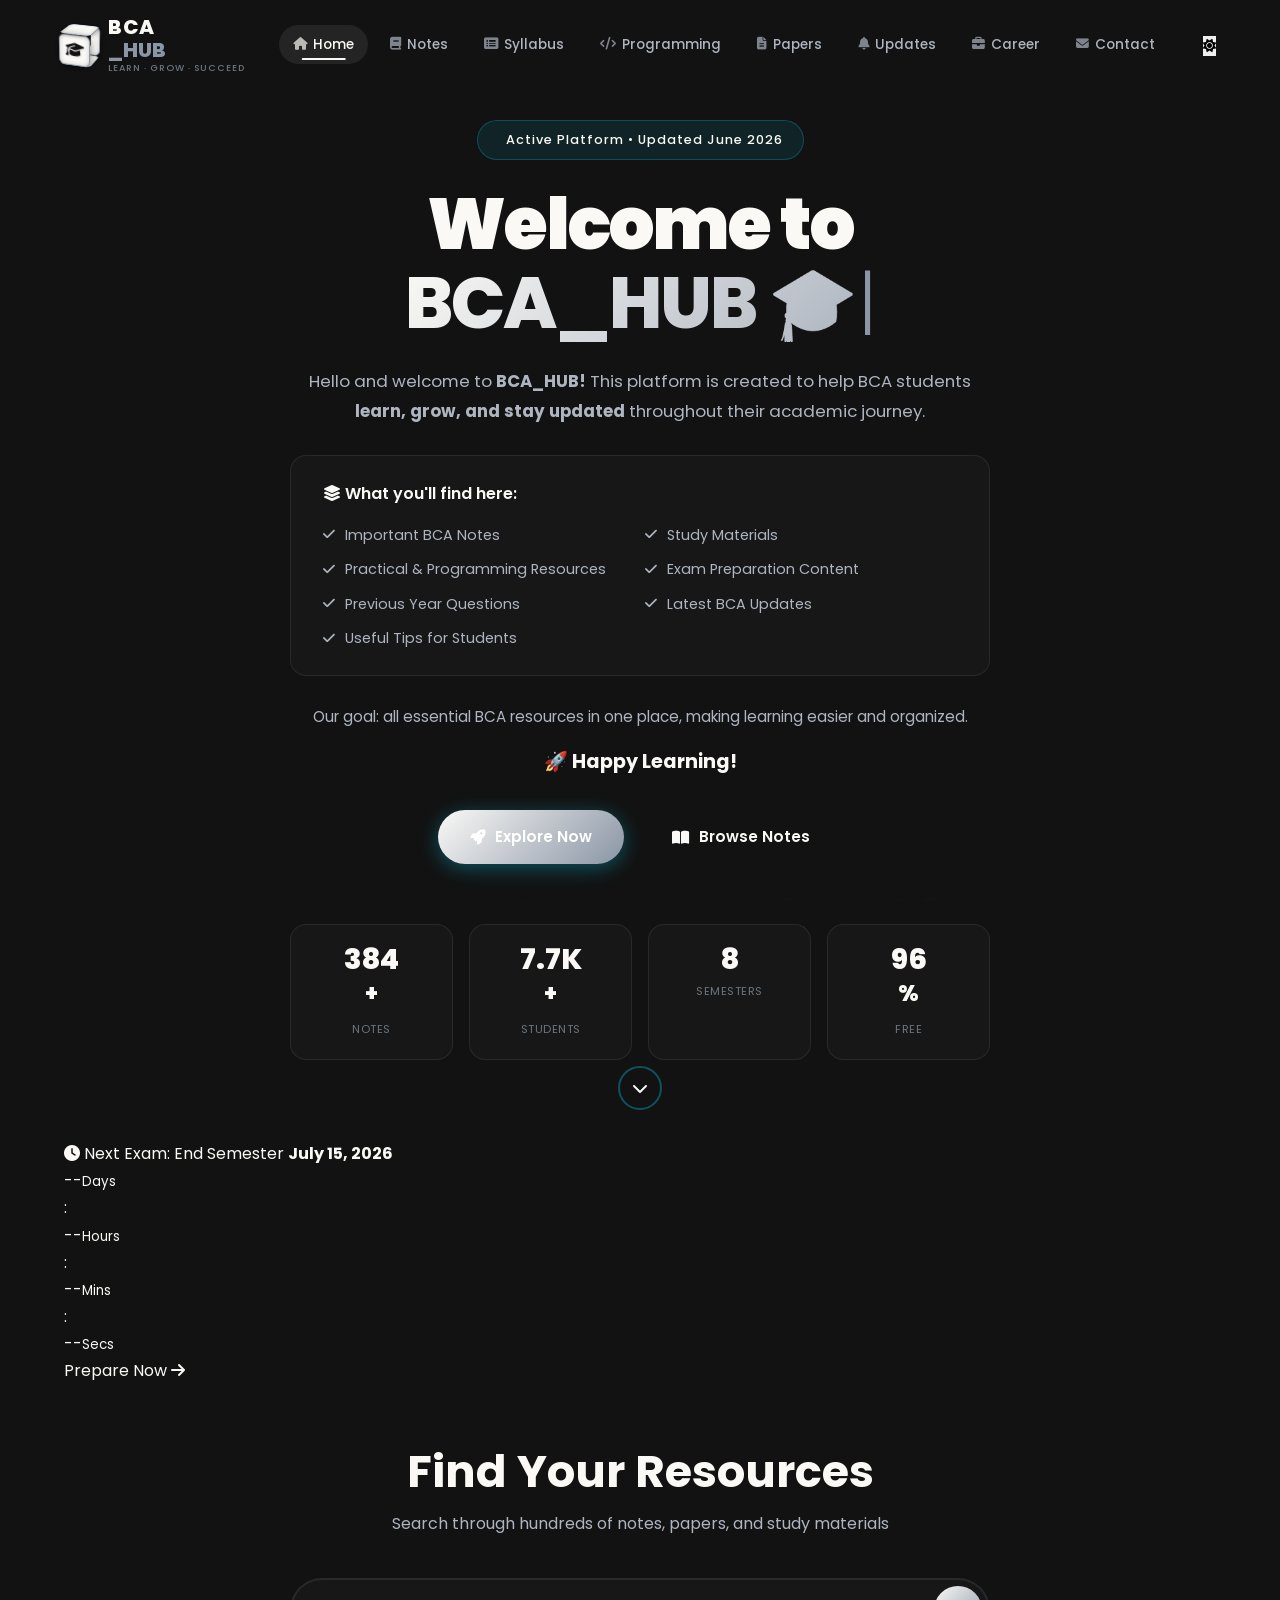
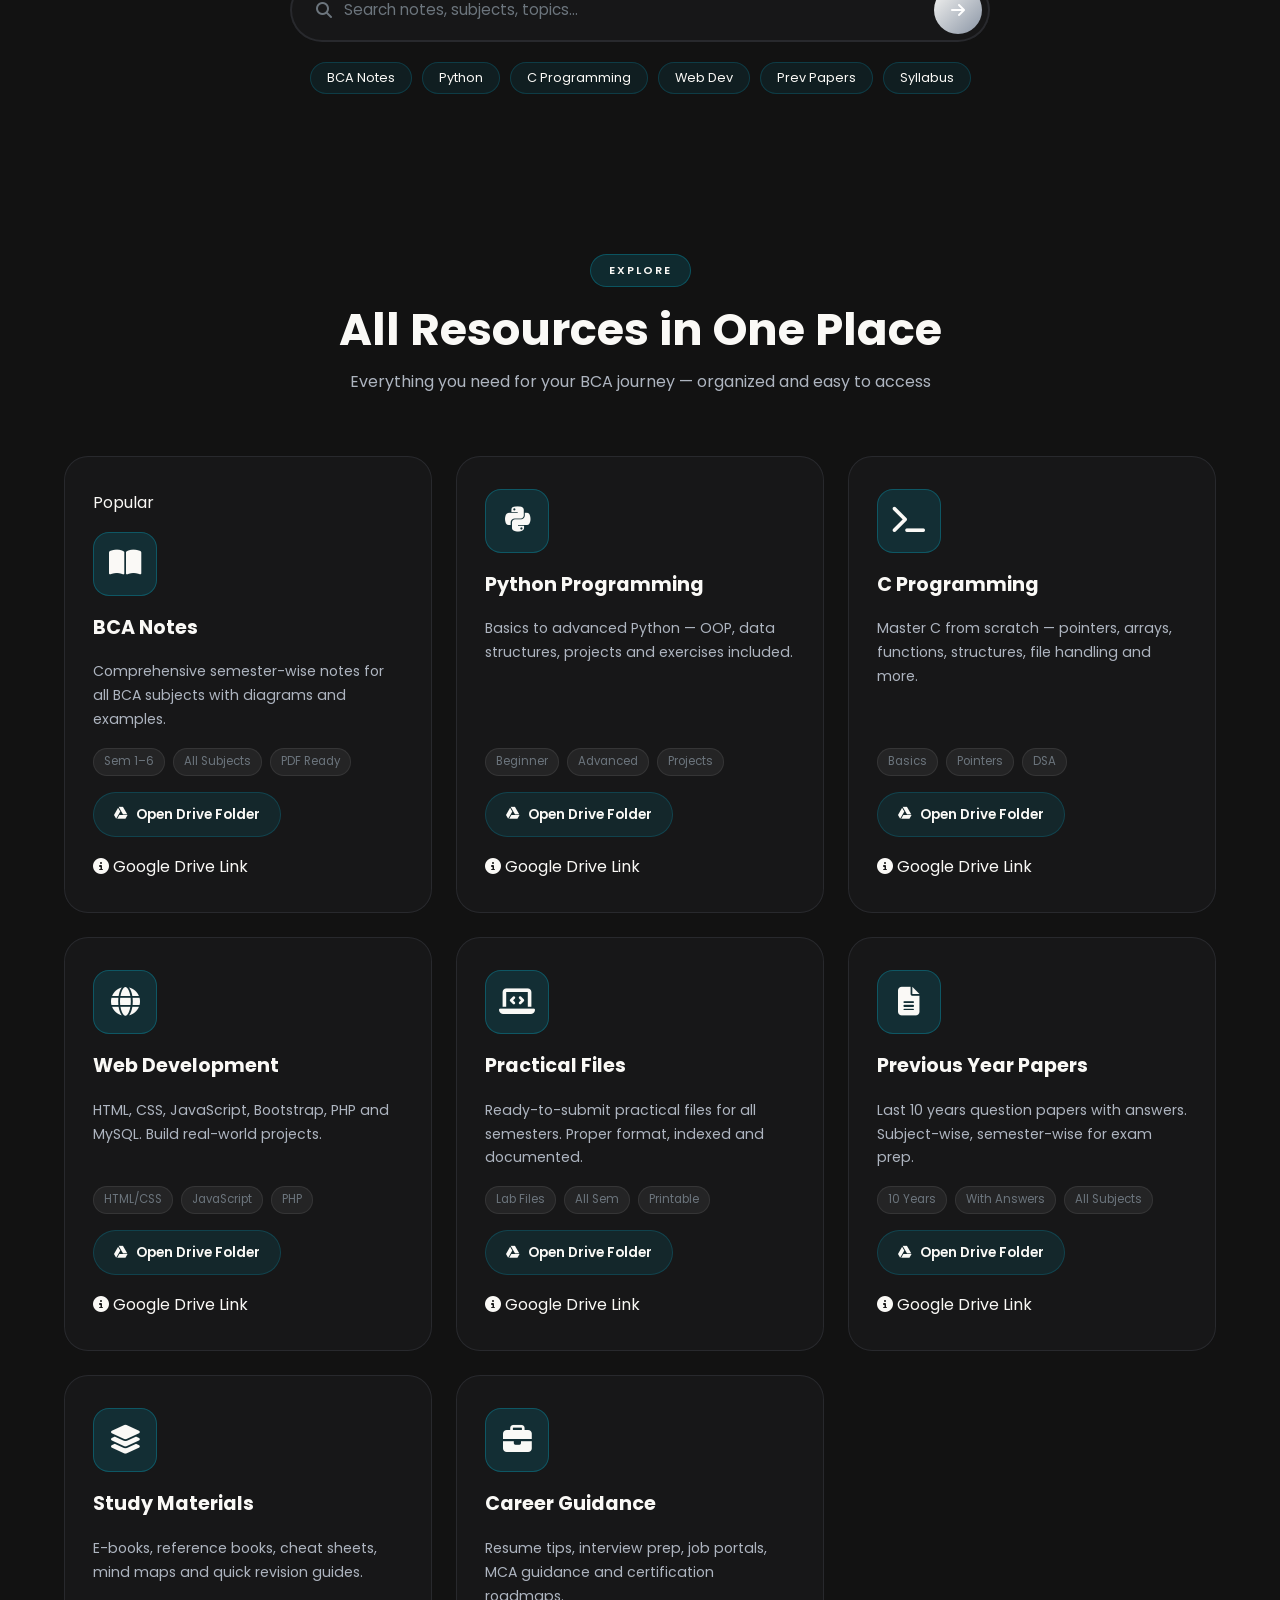
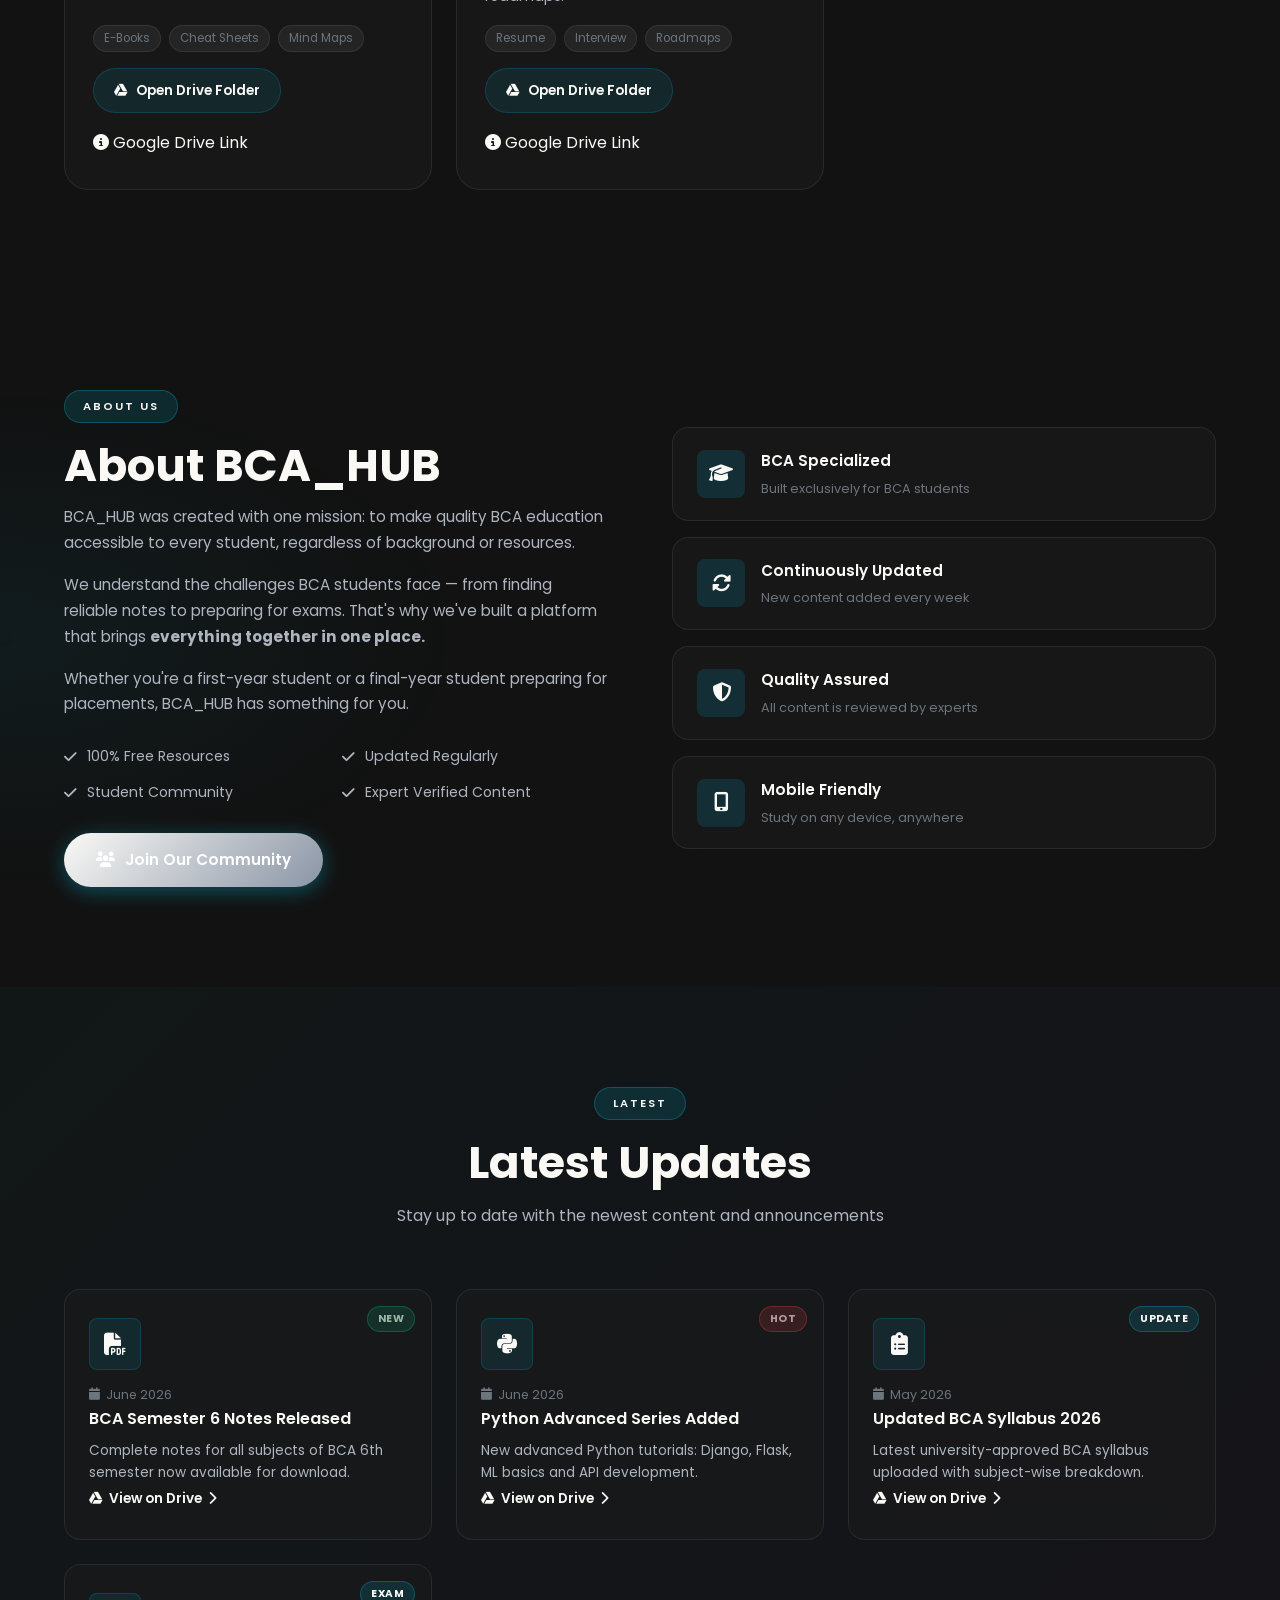
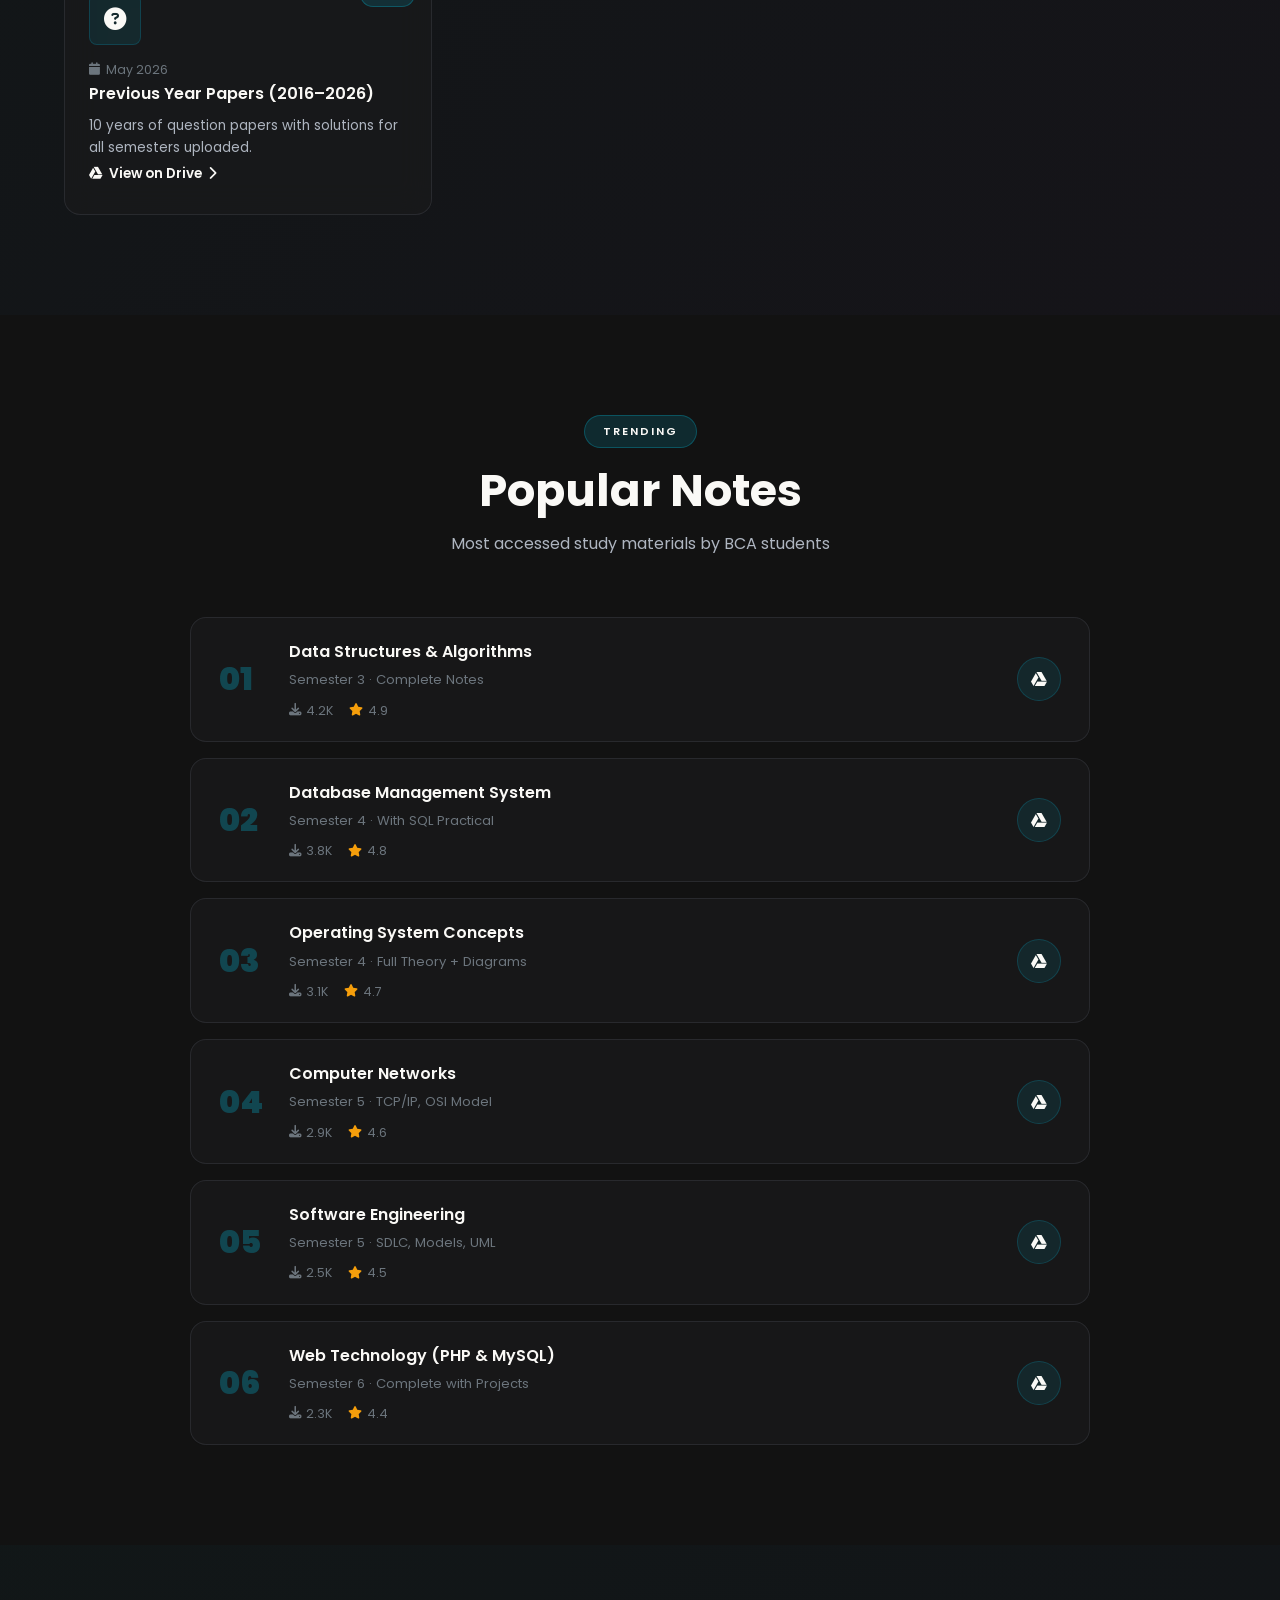
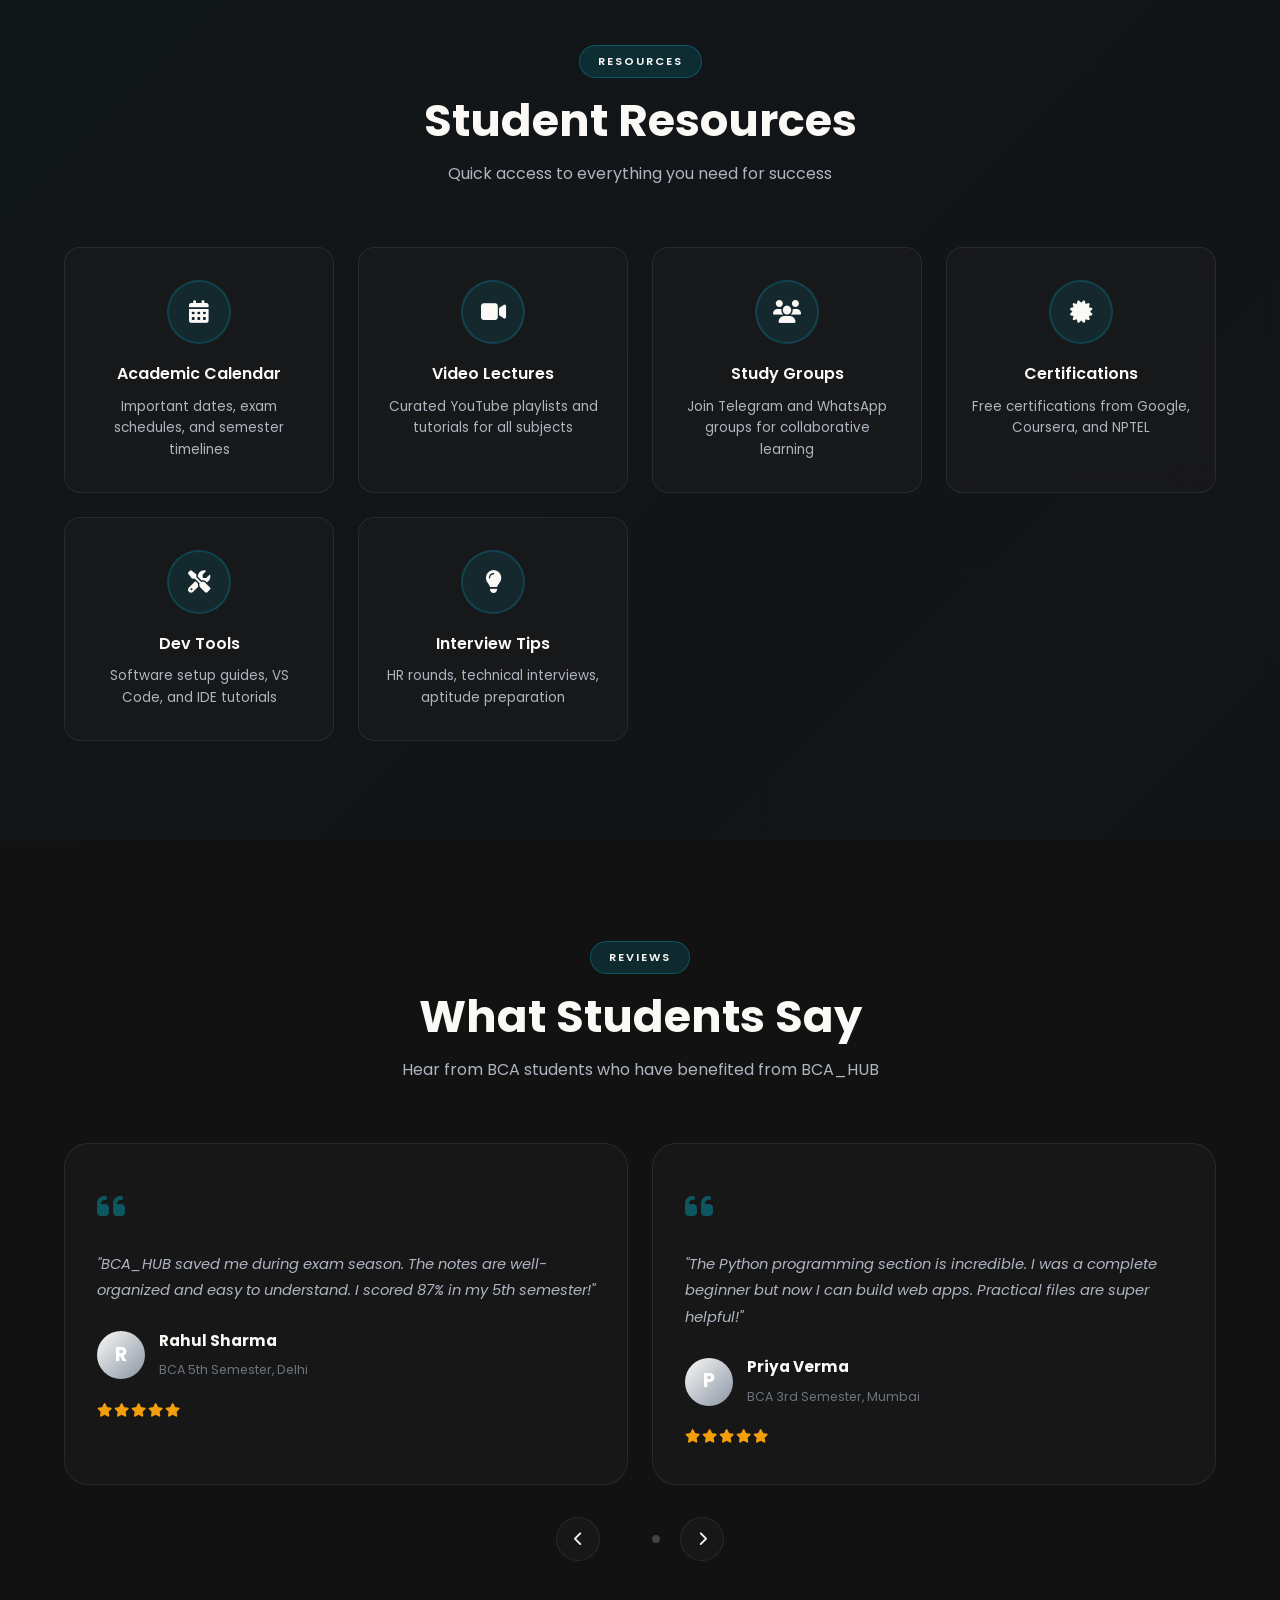
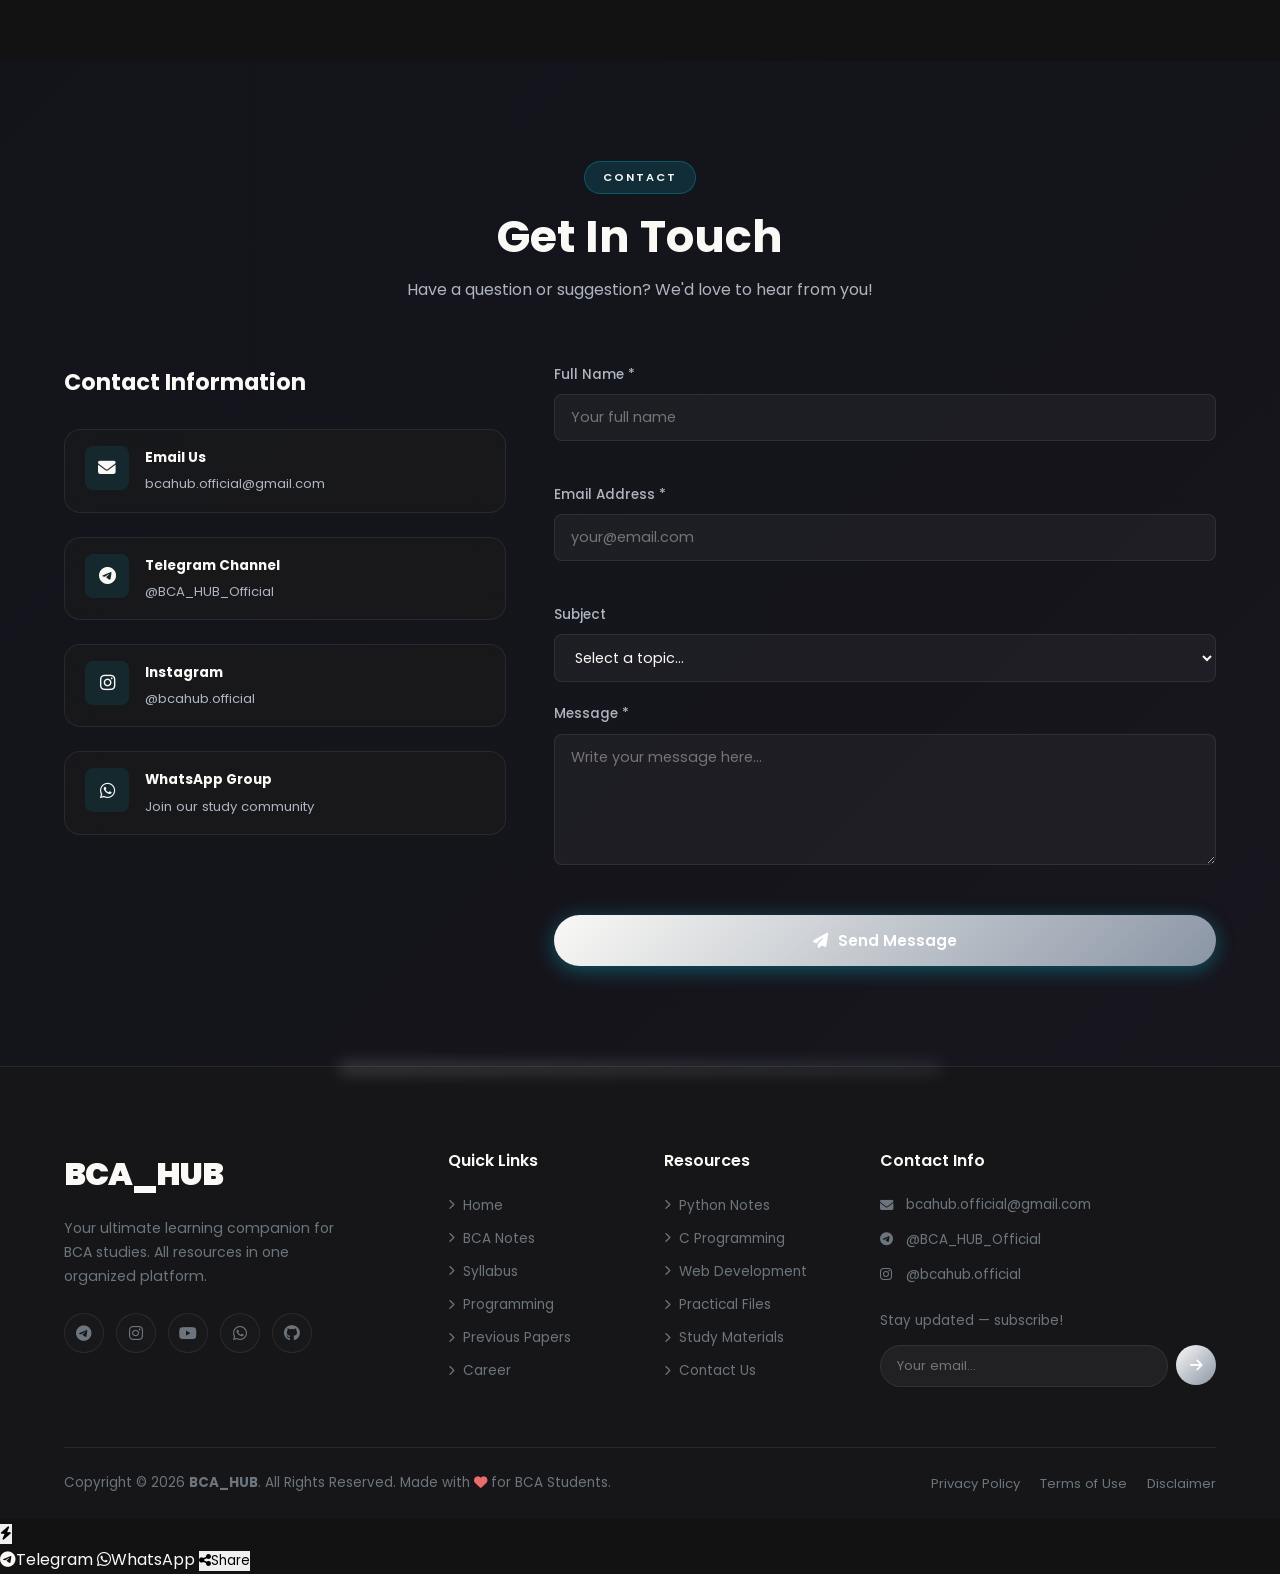
<file: index.html>
<!DOCTYPE html>
<html lang="en" data-theme="dark">
<head>
  <meta charset="UTF-8" />
  <meta name="viewport" content="width=device-width, initial-scale=1.0, viewport-fit=cover" />
  <meta name="description" content="BCA_HUB – Your complete learning platform for BCA students. Access notes, study materials, practical files, programming resources, previous year papers, syllabus, and career guidance." />
  <meta name="keywords" content="BCA, BCA notes, BCA study material, BCA programming, BCA previous year papers, BCA career" />
  <meta name="author" content="BCA_HUB" />
  <meta name="theme-color" content="#0f0f0f" />

  <!-- Open Graph / Social -->
  <meta property="og:title" content="BCA_HUB – Your Ultimate BCA Learning Platform" />
  <meta property="og:description" content="Complete BCA notes, programming resources, previous papers & career guidance." />
  <meta property="og:type" content="website" />

  <title>BCA_HUB – Your Ultimate BCA Learning Platform</title>

  <!-- ✅ FAVICON – SVG inline as base64 in Charcoal Black + Soft Ivory -->
  <link rel="icon" type="image/svg+xml" href="data:image/svg+xml,%3Csvg xmlns='http://www.w3.org/2000/svg' viewBox='0 0 100 100'%3E%3Crect width='100' height='100' rx='22' fill='%23121212'/%3E%3Crect x='8' y='8' width='84' height='84' rx='16' fill='none' stroke='%238A95A5' stroke-width='2' opacity='0.4'/%3E%3Cpath d='M50 24 L78 38 L50 52 L22 38 Z' fill='%23FAF9F6'/%3E%3Cpath d='M32 43 L32 58 C32 66 68 66 68 58 L68 43 L50 52 Z' fill='%23FAF9F6' opacity='0.95'/%3E%3Ccircle cx='50' cy='52' r='2' fill='%23121212'/%3E%3Cpath d='M70 39 L70 54 L73 54 L73 39 Z' fill='%238A95A5'/%3E%3Ccircle cx='71.5' cy='55' r='2.5' fill='%238A95A5'/%3E%3Ctext x='50' y='82' font-family='Arial Black,sans-serif' font-size='15' font-weight='900' fill='%23FAF9F6' text-anchor='middle' letter-spacing='2'%3EBCA HUB%3C/text%3E%3C/svg%3E" />
  <link rel="icon" type="image/png" sizes="32x32" href="data:image/svg+xml,%3Csvg xmlns='http://www.w3.org/2000/svg' viewBox='0 0 100 100'%3E%3Crect width='100' height='100' rx='22' fill='%23121212'/%3E%3Cpath d='M50 28 L74 40 L50 52 L26 40 Z' fill='%23FAF9F6'/%3E%3Cpath d='M34 44 L34 54 C34 60 66 60 66 54 L66 44 Z' fill='%23FAF9F6'/%3E%3C/svg%3E" />

  <!-- Google Fonts: Poppins -->
  <link rel="preconnect" href="https://fonts.googleapis.com" />
  <link rel="preconnect" href="https://fonts.gstatic.com" crossorigin />
  <link href="https://fonts.googleapis.com/css2?family=Poppins:wght@300;400;500;600;700;800;900&display=swap" rel="stylesheet" />

  <!-- Font Awesome -->
  <link rel="stylesheet" href="https://cdnjs.cloudflare.com/ajax/libs/font-awesome/6.5.0/css/all.min.css" />

  <link rel="stylesheet" href="style.css" />
</head>
<body>

  <!-- ============================
       LOADING SCREEN
  ============================= -->
  <div id="loader" class="loader-overlay" role="progressbar" aria-label="Loading BCA_HUB">
    <div class="loader-content">
      <div class="loader-logo-3d">
        <span class="logo-front">BCA_HUB</span>
        <span class="logo-shadow">BCA_HUB</span>
      </div>
      <div class="loader-bar"><div class="loader-progress"></div></div>
      <p class="loader-text">Loading your learning platform...</p>
    </div>
  </div>



  <!-- ============================
       PARTICLES
  ============================= -->
  <div class="particles-container" id="particles" aria-hidden="true"></div>

  <!-- ============================
       NAVIGATION BAR
  ============================= -->
  <nav class="navbar" id="navbar" role="navigation" aria-label="Main navigation">
    <div class="nav-container">

      <!-- 3D Logo -->
      <a href="#home" class="nav-logo" aria-label="BCA_HUB – Go to homepage">
        <div class="logo-3d-wrap">
          <div class="logo-icon-3d" aria-hidden="true">
            <div class="logo-cube">
              <div class="cube-face cube-front"><i class="fas fa-graduation-cap"></i></div>
              <div class="cube-face cube-back"><i class="fas fa-book"></i></div>
              <div class="cube-face cube-top"></div>
              <div class="cube-face cube-bottom"></div>
            </div>
          </div>
          <div class="logo-text-3d">
            <span class="logo-bca">BCA</span><span class="logo-hub">_HUB</span>
            <span class="logo-tagline">Learn · Grow · Succeed</span>
          </div>
        </div>
      </a>

      <!-- Desktop Nav Links -->
      <ul class="nav-links" id="navLinks" role="list">
        <li role="listitem"><a href="#home" class="nav-link active" data-section="home" aria-current="page"><i class="fas fa-home" aria-hidden="true"></i><span>Home</span></a></li>
        <li role="listitem"><a href="#notes" class="nav-link" data-section="notes"><i class="fas fa-book" aria-hidden="true"></i><span>Notes</span></a></li>
        <li role="listitem"><a href="#syllabus" class="nav-link" data-section="syllabus"><i class="fas fa-list-alt" aria-hidden="true"></i><span>Syllabus</span></a></li>
        <li role="listitem"><a href="#programming" class="nav-link" data-section="programming"><i class="fas fa-code" aria-hidden="true"></i><span>Programming</span></a></li>
        <li role="listitem"><a href="#papers" class="nav-link" data-section="papers"><i class="fas fa-file-alt" aria-hidden="true"></i><span>Papers</span></a></li>
        <li role="listitem"><a href="#updates" class="nav-link" data-section="updates"><i class="fas fa-bell" aria-hidden="true"></i><span>Updates</span></a></li>
        <li role="listitem"><a href="#career" class="nav-link" data-section="career"><i class="fas fa-briefcase" aria-hidden="true"></i><span>Career</span></a></li>
        <li role="listitem"><a href="#contact" class="nav-link" data-section="contact"><i class="fas fa-envelope" aria-hidden="true"></i><span>Contact</span></a></li>
      </ul>

      <div class="nav-right-controls">
        <!-- Theme Toggle (Extra Feature 3) -->
        <button class="theme-toggle" id="themeToggle" aria-label="Toggle light/dark mode" title="Toggle theme">
          <i class="fas fa-sun" id="themeIcon"></i>
        </button>
        <!-- Hamburger -->
        <button class="hamburger" id="hamburger" aria-label="Toggle navigation" aria-expanded="false" aria-controls="navLinks">
          <span class="bar"></span>
          <span class="bar"></span>
          <span class="bar"></span>
        </button>
      </div>
    </div>
  </nav>

  <!-- Mobile Nav Overlay -->
  <div class="nav-overlay" id="navOverlay" aria-hidden="true"></div>

  <!-- ============================
       HERO SECTION
  ============================= -->
  <section class="hero" id="home" aria-labelledby="heroTitle">
    <div class="hero-bg"></div>
    <div class="hero-grid-overlay" aria-hidden="true"></div>

    <div class="hero-content reveal">
      <div class="hero-badge" role="status"><span class="badge-dot"></span> Active Platform &bull; Updated June 2026</div>

      <h1 class="hero-title" id="heroTitle">
        Welcome to<br/>
        <span class="typing-text-wrap">
          <span class="typing-text" id="typingHeroText"></span><span class="typing-cursor">|</span>
        </span>
      </h1>

      <p class="hero-subtitle">
        Hello and welcome to <strong>BCA_HUB!</strong> This platform is created to help BCA students <strong>learn, grow, and stay updated</strong> throughout their academic journey.
      </p>

      <div class="hero-features-list">
        <p class="list-heading"><i class="fas fa-layer-group" aria-hidden="true"></i> What you'll find here:</p>
        <ul>
          <li><i class="fas fa-check" aria-hidden="true"></i> Important BCA Notes</li>
          <li><i class="fas fa-check" aria-hidden="true"></i> Study Materials</li>
          <li><i class="fas fa-check" aria-hidden="true"></i> Practical &amp; Programming Resources</li>
          <li><i class="fas fa-check" aria-hidden="true"></i> Exam Preparation Content</li>
          <li><i class="fas fa-check" aria-hidden="true"></i> Previous Year Questions</li>
          <li><i class="fas fa-check" aria-hidden="true"></i> Latest BCA Updates</li>
          <li><i class="fas fa-check" aria-hidden="true"></i> Useful Tips for Students</li>
        </ul>
      </div>

      <p class="hero-desc">Our goal: all essential BCA resources in one place, making learning easier and organized.</p>
      <p class="hero-tagline" id="heroTagline">🚀 Happy Learning!</p>

      <div class="hero-buttons">
        <a href="#features" class="btn btn-primary" id="explore-btn"><i class="fas fa-rocket" aria-hidden="true"></i> Explore Now</a>
        <a href="#notes" class="btn btn-outline" id="notes-btn"><i class="fas fa-book-open" aria-hidden="true"></i> Browse Notes</a>
      </div>

      <!-- Stats -->
      <div class="hero-stats" role="list" aria-label="Platform statistics">
        <div class="stat-item" role="listitem">
          <span class="stat-number" data-target="500">0</span><span class="stat-suffix">+</span>
          <span class="stat-label">Notes</span>
        </div>
        <div class="stat-item" role="listitem">
          <span class="stat-number" data-target="10000">0</span><span class="stat-suffix">+</span>
          <span class="stat-label">Students</span>
        </div>
        <div class="stat-item" role="listitem">
          <span class="stat-number" data-target="8">0</span><span class="stat-suffix"></span>
          <span class="stat-label">Semesters</span>
        </div>
        <div class="stat-item" role="listitem">
          <span class="stat-number" data-target="100">0</span><span class="stat-suffix">%</span>
          <span class="stat-label">Free</span>
        </div>
      </div>
    </div>

    <a href="#search-section" class="scroll-indicator" aria-label="Scroll to search">
      <i class="fas fa-chevron-down" aria-hidden="true"></i>
    </a>
  </section>

  <!-- ============================
       EXAM COUNTDOWN (Extra Feature 4)
  ============================= -->
  <div class="countdown-strip" id="countdownStrip" role="timer" aria-label="Exam countdown">
    <div class="container">
      <div class="countdown-inner">
        <div class="countdown-label">
          <i class="fas fa-clock" aria-hidden="true"></i>
          <span>Next Exam: End Semester <strong>July 15, 2026</strong></span>
        </div>
        <div class="countdown-boxes" id="countdownBoxes" aria-live="polite">
          <div class="count-box"><span id="cd-days">--</span><small>Days</small></div>
          <div class="count-sep">:</div>
          <div class="count-box"><span id="cd-hours">--</span><small>Hours</small></div>
          <div class="count-sep">:</div>
          <div class="count-box"><span id="cd-mins">--</span><small>Mins</small></div>
          <div class="count-sep">:</div>
          <div class="count-box"><span id="cd-secs">--</span><small>Secs</small></div>
        </div>
        <a href="#papers" class="countdown-cta">Prepare Now <i class="fas fa-arrow-right" aria-hidden="true"></i></a>
      </div>
    </div>
  </div>

  <!-- ============================
       SEARCH SECTION
  ============================= -->
  <section class="search-section" id="search-section" aria-labelledby="searchHeading">
    <div class="container reveal">
      <h2 class="section-title" id="searchHeading">Find Your <span class="accent-text">Resources</span></h2>
      <p class="section-subtitle">Search through hundreds of notes, papers, and study materials</p>
      <div class="search-wrapper">
        <div class="search-box" id="search-box" role="search">
          <i class="fas fa-search search-icon" aria-hidden="true"></i>
          <input type="search" id="searchInput" placeholder="Search notes, subjects, topics..." aria-label="Search resources" autocomplete="off" />
          <button class="search-btn" id="searchBtn" aria-label="Search"><i class="fas fa-arrow-right" aria-hidden="true"></i></button>
        </div>
        <div class="search-tags" role="list" aria-label="Quick search suggestions">
          <button class="tag" role="listitem" onclick="fillSearch('BCA Notes')">BCA Notes</button>
          <button class="tag" role="listitem" onclick="fillSearch('Python')">Python</button>
          <button class="tag" role="listitem" onclick="fillSearch('C Programming')">C Programming</button>
          <button class="tag" role="listitem" onclick="fillSearch('Web Development')">Web Dev</button>
          <button class="tag" role="listitem" onclick="fillSearch('Previous Papers')">Prev Papers</button>
          <button class="tag" role="listitem" onclick="fillSearch('Syllabus')">Syllabus</button>
        </div>
      </div>
    </div>
  </section>

  <!-- ============================
       FEATURE CARDS
  ============================= -->
  <section class="features-section" id="features" aria-labelledby="featuresHeading">
    <div class="container">
      <div class="section-header reveal">
        <span class="section-badge">EXPLORE</span>
        <h2 class="section-title" id="featuresHeading">All Resources in <span class="accent-text">One Place</span></h2>
        <p class="section-subtitle">Everything you need for your BCA journey — organized and easy to access</p>
      </div>

      <div class="cards-grid" id="notes">

        <!-- ==========================================
             CARD 1: BCA Notes
             🔗 GOOGLE DRIVE LINK: Paste your Google Drive
             link for BCA Notes Folder in href below
        =========================================== -->
        <article class="card reveal" tabindex="0" aria-label="BCA Notes">
          <div class="card-ribbon">Popular</div>
          <div class="card-icon-wrap color-blue">
            <div class="card-icon"><i class="fas fa-book-open" aria-hidden="true"></i></div>
          </div>
          <h3 class="card-title">BCA Notes</h3>
          <p class="card-desc">Comprehensive semester-wise notes for all BCA subjects with diagrams and examples.</p>
          <div class="card-tags">
            <span>Sem 1–6</span><span>All Subjects</span><span>PDF Ready</span>
          </div>
          <!-- 🔗 GOOGLE DRIVE LINK — BCA NOTES: Paste your link below in href -->
          <a href="link past hear" target="_blank" rel="noopener noreferrer" class="card-btn color-blue">
            <i class="fab fa-google-drive" aria-hidden="true"></i> Open Drive Folder
          </a>
          <div class="drive-hint"><i class="fas fa-info-circle" aria-hidden="true"></i> Google Drive Link</div>
        </article>

        <!-- ==========================================
             CARD 2: Python Programming
             🔗 GOOGLE DRIVE LINK: Paste Python Notes/Files
             link in href below
        =========================================== -->
        <article class="card reveal" tabindex="0" aria-label="Python Programming" id="programming">
          <div class="card-icon-wrap color-cyan">
            <div class="card-icon"><i class="fab fa-python" aria-hidden="true"></i></div>
          </div>
          <h3 class="card-title">Python Programming</h3>
          <p class="card-desc">Basics to advanced Python — OOP, data structures, projects and exercises included.</p>
          <div class="card-tags">
            <span>Beginner</span><span>Advanced</span><span>Projects</span>
          </div>
          <!-- 🔗 GOOGLE DRIVE LINK — PYTHON NOTES: Paste your link below in href -->
          <a href="link past hear" target="_blank" rel="noopener noreferrer" class="card-btn color-cyan">
            <i class="fab fa-google-drive" aria-hidden="true"></i> Open Drive Folder
          </a>
          <div class="drive-hint"><i class="fas fa-info-circle" aria-hidden="true"></i> Google Drive Link</div>
        </article>

        <!-- ==========================================
             CARD 3: C Programming
             🔗 GOOGLE DRIVE LINK: Paste C Programming
             notes link in href below
        =========================================== -->
        <article class="card reveal" tabindex="0" aria-label="C Programming">
          <div class="card-icon-wrap color-purple">
            <div class="card-icon"><i class="fas fa-terminal" aria-hidden="true"></i></div>
          </div>
          <h3 class="card-title">C Programming</h3>
          <p class="card-desc">Master C from scratch — pointers, arrays, functions, structures, file handling and more.</p>
          <div class="card-tags">
            <span>Basics</span><span>Pointers</span><span>DSA</span>
          </div>
          <!-- 🔗 GOOGLE DRIVE LINK — C PROGRAMMING: Paste your link below in href -->
          <a href="link past hear" target="_blank" rel="noopener noreferrer" class="card-btn color-purple">
            <i class="fab fa-google-drive" aria-hidden="true"></i> Open Drive Folder
          </a>
          <div class="drive-hint"><i class="fas fa-info-circle" aria-hidden="true"></i> Google Drive Link</div>
        </article>

        <!-- ==========================================
             CARD 4: Web Development
             🔗 GOOGLE DRIVE LINK: Paste Web Dev
             notes link in href below
        =========================================== -->
        <article class="card reveal" tabindex="0" aria-label="Web Development">
          <div class="card-icon-wrap color-orange">
            <div class="card-icon"><i class="fas fa-globe" aria-hidden="true"></i></div>
          </div>
          <h3 class="card-title">Web Development</h3>
          <p class="card-desc">HTML, CSS, JavaScript, Bootstrap, PHP and MySQL. Build real-world projects.</p>
          <div class="card-tags">
            <span>HTML/CSS</span><span>JavaScript</span><span>PHP</span>
          </div>
          <!-- 🔗 GOOGLE DRIVE LINK — WEB DEVELOPMENT: Paste your link below in href -->
          <a href="link past hear" target="_blank" rel="noopener noreferrer" class="card-btn color-orange">
            <i class="fab fa-google-drive" aria-hidden="true"></i> Open Drive Folder
          </a>
          <div class="drive-hint"><i class="fas fa-info-circle" aria-hidden="true"></i> Google Drive Link</div>
        </article>

        <!-- ==========================================
             CARD 5: Practical Files
             🔗 GOOGLE DRIVE LINK: Paste Practical Files
             folder link in href below
        =========================================== -->
        <article class="card reveal" tabindex="0" aria-label="Practical Files">
          <div class="card-icon-wrap color-green">
            <div class="card-icon"><i class="fas fa-laptop-code" aria-hidden="true"></i></div>
          </div>
          <h3 class="card-title">Practical Files</h3>
          <p class="card-desc">Ready-to-submit practical files for all semesters. Proper format, indexed and documented.</p>
          <div class="card-tags">
            <span>Lab Files</span><span>All Sem</span><span>Printable</span>
          </div>
          <!-- 🔗 GOOGLE DRIVE LINK — PRACTICAL FILES: Paste your link below in href -->
          <a href="link past hear" target="_blank" rel="noopener noreferrer" class="card-btn color-green">
            <i class="fab fa-google-drive" aria-hidden="true"></i> Open Drive Folder
          </a>
          <div class="drive-hint"><i class="fas fa-info-circle" aria-hidden="true"></i> Google Drive Link</div>
        </article>

        <!-- ==========================================
             CARD 6: Previous Year Papers
             🔗 GOOGLE DRIVE LINK: Paste Previous Papers
             folder link in href below
        =========================================== -->
        <article class="card reveal" tabindex="0" aria-label="Previous Year Papers" id="papers">
          <div class="card-icon-wrap color-red">
            <div class="card-icon"><i class="fas fa-file-alt" aria-hidden="true"></i></div>
          </div>
          <h3 class="card-title">Previous Year Papers</h3>
          <p class="card-desc">Last 10 years question papers with answers. Subject-wise, semester-wise for exam prep.</p>
          <div class="card-tags">
            <span>10 Years</span><span>With Answers</span><span>All Subjects</span>
          </div>
          <!-- 🔗 GOOGLE DRIVE LINK — PREVIOUS PAPERS: Paste your link below in href -->
          <a href="link past hear" target="_blank" rel="noopener noreferrer" class="card-btn color-red">
            <i class="fab fa-google-drive" aria-hidden="true"></i> Open Drive Folder
          </a>
          <div class="drive-hint"><i class="fas fa-info-circle" aria-hidden="true"></i> Google Drive Link</div>
        </article>

        <!-- ==========================================
             CARD 7: Study Materials
             🔗 GOOGLE DRIVE LINK: Paste Study Materials
             folder link in href below
        =========================================== -->
        <article class="card reveal" tabindex="0" aria-label="Study Materials">
          <div class="card-icon-wrap color-teal">
            <div class="card-icon"><i class="fas fa-layer-group" aria-hidden="true"></i></div>
          </div>
          <h3 class="card-title">Study Materials</h3>
          <p class="card-desc">E-books, reference books, cheat sheets, mind maps and quick revision guides.</p>
          <div class="card-tags">
            <span>E-Books</span><span>Cheat Sheets</span><span>Mind Maps</span>
          </div>
          <!-- 🔗 GOOGLE DRIVE LINK — STUDY MATERIALS: Paste your link below in href -->
          <a href="link past hear" target="_blank" rel="noopener noreferrer" class="card-btn color-teal">
            <i class="fab fa-google-drive" aria-hidden="true"></i> Open Drive Folder
          </a>
          <div class="drive-hint"><i class="fas fa-info-circle" aria-hidden="true"></i> Google Drive Link</div>
        </article>

        <!-- ==========================================
             CARD 8: Career Guidance
             🔗 GOOGLE DRIVE LINK: Paste Career Resources
             folder link in href below
        =========================================== -->
        <article class="card reveal" tabindex="0" aria-label="Career Guidance" id="career">
          <div class="card-icon-wrap color-gold">
            <div class="card-icon"><i class="fas fa-briefcase" aria-hidden="true"></i></div>
          </div>
          <h3 class="card-title">Career Guidance</h3>
          <p class="card-desc">Resume tips, interview prep, job portals, MCA guidance and certification roadmaps.</p>
          <div class="card-tags">
            <span>Resume</span><span>Interview</span><span>Roadmaps</span>
          </div>
          <!-- 🔗 GOOGLE DRIVE LINK — CAREER GUIDANCE: Paste your link below in href -->
          <a href="link past hear" target="_blank" rel="noopener noreferrer" class="card-btn color-gold">
            <i class="fab fa-google-drive" aria-hidden="true"></i> Open Drive Folder
          </a>
          <div class="drive-hint"><i class="fas fa-info-circle" aria-hidden="true"></i> Google Drive Link</div>
        </article>

      </div>
    </div>
  </section>

  <!-- ============================
       ABOUT SECTION
  ============================= -->
  <section class="about-section" id="about" aria-labelledby="aboutHeading">
    <div class="container">
      <div class="about-grid">
        <div class="about-text reveal">
          <span class="section-badge">ABOUT US</span>
          <h2 class="section-title" id="aboutHeading">About <span class="accent-text">BCA_HUB</span></h2>
          <p>BCA_HUB was created with one mission: to make quality BCA education accessible to every student, regardless of background or resources.</p>
          <p>We understand the challenges BCA students face — from finding reliable notes to preparing for exams. That's why we've built a platform that brings <strong>everything together in one place.</strong></p>
          <p>Whether you're a first-year student or a final-year student preparing for placements, BCA_HUB has something for you.</p>
          <div class="about-features">
            <div class="about-feature"><i class="fas fa-check" aria-hidden="true"></i><span>100% Free Resources</span></div>
            <div class="about-feature"><i class="fas fa-check" aria-hidden="true"></i><span>Updated Regularly</span></div>
            <div class="about-feature"><i class="fas fa-check" aria-hidden="true"></i><span>Student Community</span></div>
            <div class="about-feature"><i class="fas fa-check" aria-hidden="true"></i><span>Expert Verified Content</span></div>
          </div>
          <a href="#contact" class="btn btn-primary" id="join-btn"><i class="fas fa-users" aria-hidden="true"></i> Join Our Community</a>
        </div>

        <div class="about-visual reveal">
          <div class="about-card-stack">
            <div class="about-info-card glass-card">
              <div class="about-icon color-blue"><i class="fas fa-graduation-cap" aria-hidden="true"></i></div>
              <div><h4>BCA Specialized</h4><p>Built exclusively for BCA students</p></div>
            </div>
            <div class="about-info-card glass-card">
              <div class="about-icon color-cyan"><i class="fas fa-sync-alt" aria-hidden="true"></i></div>
              <div><h4>Continuously Updated</h4><p>New content added every week</p></div>
            </div>
            <div class="about-info-card glass-card">
              <div class="about-icon color-purple"><i class="fas fa-shield-alt" aria-hidden="true"></i></div>
              <div><h4>Quality Assured</h4><p>All content is reviewed by experts</p></div>
            </div>
            <div class="about-info-card glass-card">
              <div class="about-icon color-green"><i class="fas fa-mobile-alt" aria-hidden="true"></i></div>
              <div><h4>Mobile Friendly</h4><p>Study on any device, anywhere</p></div>
            </div>
          </div>
        </div>
      </div>
    </div>
  </section>

  <!-- ============================
       LATEST UPDATES
  ============================= -->
  <section class="updates-section" id="updates" aria-labelledby="updatesHeading">
    <div class="container">
      <div class="section-header reveal">
        <span class="section-badge">LATEST</span>
        <h2 class="section-title" id="updatesHeading">Latest <span class="accent-text">Updates</span></h2>
        <p class="section-subtitle">Stay up to date with the newest content and announcements</p>
      </div>

      <div class="updates-grid">
        <article class="update-card reveal" tabindex="0">
          <div class="update-badge new">NEW</div>
          <div class="update-icon color-blue"><i class="fas fa-file-pdf" aria-hidden="true"></i></div>
          <div class="update-content">
            <span class="update-date"><i class="fas fa-calendar" aria-hidden="true"></i> June 2026</span>
            <h4>BCA Semester 6 Notes Released</h4>
            <p>Complete notes for all subjects of BCA 6th semester now available for download.</p>
            <!-- 🔗 GOOGLE DRIVE LINK — SEM 6 NOTES UPDATE: Paste link below -->
            <a href="link past hear" target="_blank" rel="noopener noreferrer" class="update-link">
              <i class="fab fa-google-drive" aria-hidden="true"></i> View on Drive <i class="fas fa-chevron-right" aria-hidden="true"></i>
            </a>
          </div>
        </article>

        <article class="update-card reveal" tabindex="0">
          <div class="update-badge hot">HOT</div>
          <div class="update-icon color-cyan"><i class="fab fa-python" aria-hidden="true"></i></div>
          <div class="update-content">
            <span class="update-date"><i class="fas fa-calendar" aria-hidden="true"></i> June 2026</span>
            <h4>Python Advanced Series Added</h4>
            <p>New advanced Python tutorials: Django, Flask, ML basics and API development.</p>
            <!-- 🔗 GOOGLE DRIVE LINK — PYTHON ADVANCED UPDATE: Paste link below -->
            <a href="link past hear" target="_blank" rel="noopener noreferrer" class="update-link">
              <i class="fab fa-google-drive" aria-hidden="true"></i> View on Drive <i class="fas fa-chevron-right" aria-hidden="true"></i>
            </a>
          </div>
        </article>

        <article class="update-card reveal" tabindex="0">
          <div class="update-badge">UPDATE</div>
          <div class="update-icon color-purple"><i class="fas fa-clipboard-list" aria-hidden="true"></i></div>
          <div class="update-content">
            <span class="update-date"><i class="fas fa-calendar" aria-hidden="true"></i> May 2026</span>
            <h4>Updated BCA Syllabus 2026</h4>
            <p>Latest university-approved BCA syllabus uploaded with subject-wise breakdown.</p>
            <!-- 🔗 GOOGLE DRIVE LINK — BCA SYLLABUS 2026: Paste link below -->
            <a href="link past hear" target="_blank" rel="noopener noreferrer" class="update-link">
              <i class="fab fa-google-drive" aria-hidden="true"></i> View on Drive <i class="fas fa-chevron-right" aria-hidden="true"></i>
            </a>
          </div>
        </article>

        <article class="update-card reveal" tabindex="0">
          <div class="update-badge exam">EXAM</div>
          <div class="update-icon color-green"><i class="fas fa-question-circle" aria-hidden="true"></i></div>
          <div class="update-content">
            <span class="update-date"><i class="fas fa-calendar" aria-hidden="true"></i> May 2026</span>
            <h4>Previous Year Papers (2016–2026)</h4>
            <p>10 years of question papers with solutions for all semesters uploaded.</p>
            <!-- 🔗 GOOGLE DRIVE LINK — PREVIOUS PAPERS UPDATE: Paste link below -->
            <a href="link past hear" target="_blank" rel="noopener noreferrer" class="update-link">
              <i class="fab fa-google-drive" aria-hidden="true"></i> View on Drive <i class="fas fa-chevron-right" aria-hidden="true"></i>
            </a>
          </div>
        </article>
      </div>
    </div>
  </section>

  <!-- ============================
       POPULAR NOTES (Syllabus section)
  ============================= -->
  <section class="popular-section" id="syllabus" aria-labelledby="popularHeading">
    <div class="container">
      <div class="section-header reveal">
        <span class="section-badge">TRENDING</span>
        <h2 class="section-title" id="popularHeading">Popular <span class="accent-text">Notes</span></h2>
        <p class="section-subtitle">Most accessed study materials by BCA students</p>
      </div>

      <div class="popular-grid">

        <!-- 🔗 GOOGLE DRIVE LINK — DSA NOTES: Replace href below -->
        <div class="popular-card reveal" tabindex="0">
          <div class="popular-rank">01</div>
          <div class="popular-info">
            <h4>Data Structures &amp; Algorithms</h4>
            <p>Semester 3 · Complete Notes</p>
            <div class="popular-meta">
              <span><i class="fas fa-download" aria-hidden="true"></i> 4.2K</span>
              <span><i class="fas fa-star" aria-hidden="true"></i> 4.9</span>
            </div>
          </div>
          <a href="link past hear" target="_blank" rel="noopener noreferrer" class="popular-btn" aria-label="Download DSA Notes from Google Drive">
            <i class="fab fa-google-drive" aria-hidden="true"></i>
          </a>
        </div>

        <!-- 🔗 GOOGLE DRIVE LINK — DBMS NOTES: Replace href below -->
        <div class="popular-card reveal" tabindex="0">
          <div class="popular-rank color-cyan">02</div>
          <div class="popular-info">
            <h4>Database Management System</h4>
            <p>Semester 4 · With SQL Practical</p>
            <div class="popular-meta">
              <span><i class="fas fa-download" aria-hidden="true"></i> 3.8K</span>
              <span><i class="fas fa-star" aria-hidden="true"></i> 4.8</span>
            </div>
          </div>
          <a href="link past hear" target="_blank" rel="noopener noreferrer" class="popular-btn" aria-label="Download DBMS Notes from Google Drive">
            <i class="fab fa-google-drive" aria-hidden="true"></i>
          </a>
        </div>

        <!-- 🔗 GOOGLE DRIVE LINK — OS NOTES: Replace href below -->
        <div class="popular-card reveal" tabindex="0">
          <div class="popular-rank color-purple">03</div>
          <div class="popular-info">
            <h4>Operating System Concepts</h4>
            <p>Semester 4 · Full Theory + Diagrams</p>
            <div class="popular-meta">
              <span><i class="fas fa-download" aria-hidden="true"></i> 3.1K</span>
              <span><i class="fas fa-star" aria-hidden="true"></i> 4.7</span>
            </div>
          </div>
          <a href="link past hear" target="_blank" rel="noopener noreferrer" class="popular-btn" aria-label="Download OS Notes from Google Drive">
            <i class="fab fa-google-drive" aria-hidden="true"></i>
          </a>
        </div>

        <!-- 🔗 GOOGLE DRIVE LINK — CN NOTES: Replace href below -->
        <div class="popular-card reveal" tabindex="0">
          <div class="popular-rank color-orange">04</div>
          <div class="popular-info">
            <h4>Computer Networks</h4>
            <p>Semester 5 · TCP/IP, OSI Model</p>
            <div class="popular-meta">
              <span><i class="fas fa-download" aria-hidden="true"></i> 2.9K</span>
              <span><i class="fas fa-star" aria-hidden="true"></i> 4.6</span>
            </div>
          </div>
          <a href="link past hear" target="_blank" rel="noopener noreferrer" class="popular-btn" aria-label="Download CN Notes from Google Drive">
            <i class="fab fa-google-drive" aria-hidden="true"></i>
          </a>
        </div>

        <!-- 🔗 GOOGLE DRIVE LINK — SE NOTES: Replace href below -->
        <div class="popular-card reveal" tabindex="0">
          <div class="popular-rank color-green">05</div>
          <div class="popular-info">
            <h4>Software Engineering</h4>
            <p>Semester 5 · SDLC, Models, UML</p>
            <div class="popular-meta">
              <span><i class="fas fa-download" aria-hidden="true"></i> 2.5K</span>
              <span><i class="fas fa-star" aria-hidden="true"></i> 4.5</span>
            </div>
          </div>
          <a href="link past hear" target="_blank" rel="noopener noreferrer" class="popular-btn" aria-label="Download SE Notes from Google Drive">
            <i class="fab fa-google-drive" aria-hidden="true"></i>
          </a>
        </div>

        <!-- 🔗 GOOGLE DRIVE LINK — WEB TECH NOTES: Replace href below -->
        <div class="popular-card reveal" tabindex="0">
          <div class="popular-rank color-teal">06</div>
          <div class="popular-info">
            <h4>Web Technology (PHP &amp; MySQL)</h4>
            <p>Semester 6 · Complete with Projects</p>
            <div class="popular-meta">
              <span><i class="fas fa-download" aria-hidden="true"></i> 2.3K</span>
              <span><i class="fas fa-star" aria-hidden="true"></i> 4.4</span>
            </div>
          </div>
          <a href="link past hear" target="_blank" rel="noopener noreferrer" class="popular-btn" aria-label="Download Web Tech Notes from Google Drive">
            <i class="fab fa-google-drive" aria-hidden="true"></i>
          </a>
        </div>

      </div>
    </div>
  </section>

  <!-- ============================
       STUDENT RESOURCES
  ============================= -->
  <section class="resources-section" id="resources" aria-labelledby="resourcesHeading">
    <div class="container">
      <div class="section-header reveal">
        <span class="section-badge">RESOURCES</span>
        <h2 class="section-title" id="resourcesHeading">Student <span class="accent-text">Resources</span></h2>
        <p class="section-subtitle">Quick access to everything you need for success</p>
      </div>
      <div class="resources-grid">
        <div class="resource-item reveal" tabindex="0"><div class="resource-icon color-blue"><i class="fas fa-calendar-alt" aria-hidden="true"></i></div><h4>Academic Calendar</h4><p>Important dates, exam schedules, and semester timelines</p></div>
        <div class="resource-item reveal" tabindex="0"><div class="resource-icon color-cyan"><i class="fas fa-video" aria-hidden="true"></i></div><h4>Video Lectures</h4><p>Curated YouTube playlists and tutorials for all subjects</p></div>
        <div class="resource-item reveal" tabindex="0"><div class="resource-icon color-purple"><i class="fas fa-users" aria-hidden="true"></i></div><h4>Study Groups</h4><p>Join Telegram and WhatsApp groups for collaborative learning</p></div>
        <div class="resource-item reveal" tabindex="0"><div class="resource-icon color-orange"><i class="fas fa-certificate" aria-hidden="true"></i></div><h4>Certifications</h4><p>Free certifications from Google, Coursera, and NPTEL</p></div>
        <div class="resource-item reveal" tabindex="0"><div class="resource-icon color-green"><i class="fas fa-tools" aria-hidden="true"></i></div><h4>Dev Tools</h4><p>Software setup guides, VS Code, and IDE tutorials</p></div>
        <div class="resource-item reveal" tabindex="0"><div class="resource-icon color-red"><i class="fas fa-lightbulb" aria-hidden="true"></i></div><h4>Interview Tips</h4><p>HR rounds, technical interviews, aptitude preparation</p></div>
      </div>
    </div>
  </section>

  <!-- ============================
       TESTIMONIALS
  ============================= -->
  <section class="testimonials-section" id="testimonials" aria-labelledby="testimonialsHeading">
    <div class="container">
      <div class="section-header reveal">
        <span class="section-badge">REVIEWS</span>
        <h2 class="section-title" id="testimonialsHeading">What <span class="accent-text">Students Say</span></h2>
        <p class="section-subtitle">Hear from BCA students who have benefited from BCA_HUB</p>
      </div>
      <div class="testimonials-slider" role="region" aria-label="Student testimonials">
        <div class="testimonial-track" id="testimonialTrack">
          <div class="testimonial-card" role="article">
            <div class="testimonial-quote" aria-hidden="true"><i class="fas fa-quote-left"></i></div>
            <p>"BCA_HUB saved me during exam season. The notes are well-organized and easy to understand. I scored 87% in my 5th semester!"</p>
            <div class="testimonial-author"><div class="author-avatar">R</div><div><strong>Rahul Sharma</strong><span>BCA 5th Semester, Delhi</span></div></div>
            <div class="testimonial-stars" aria-label="5 stars"><i class="fas fa-star"></i><i class="fas fa-star"></i><i class="fas fa-star"></i><i class="fas fa-star"></i><i class="fas fa-star"></i></div>
          </div>
          <div class="testimonial-card" role="article">
            <div class="testimonial-quote" aria-hidden="true"><i class="fas fa-quote-left"></i></div>
            <p>"The Python programming section is incredible. I was a complete beginner but now I can build web apps. Practical files are super helpful!"</p>
            <div class="testimonial-author"><div class="author-avatar color-cyan">P</div><div><strong>Priya Verma</strong><span>BCA 3rd Semester, Mumbai</span></div></div>
            <div class="testimonial-stars" aria-label="5 stars"><i class="fas fa-star"></i><i class="fas fa-star"></i><i class="fas fa-star"></i><i class="fas fa-star"></i><i class="fas fa-star"></i></div>
          </div>
          <div class="testimonial-card" role="article">
            <div class="testimonial-quote" aria-hidden="true"><i class="fas fa-quote-left"></i></div>
            <p>"Previous year papers with solutions — this feature alone is worth everything. Cleared my backlogs because of BCA_HUB. Thank you!"</p>
            <div class="testimonial-author"><div class="author-avatar color-purple">A</div><div><strong>Arjun Singh</strong><span>BCA Final Year, Bangalore</span></div></div>
            <div class="testimonial-stars" aria-label="4.5 stars"><i class="fas fa-star"></i><i class="fas fa-star"></i><i class="fas fa-star"></i><i class="fas fa-star"></i><i class="fas fa-star-half-alt"></i></div>
          </div>
          <div class="testimonial-card" role="article">
            <div class="testimonial-quote" aria-hidden="true"><i class="fas fa-quote-left"></i></div>
            <p>"Career guidance helped me land my first internship. The resume templates and interview tips are absolutely top-notch!"</p>
            <div class="testimonial-author"><div class="author-avatar color-orange">S</div><div><strong>Sneha Patel</strong><span>BCA Graduate, Pune</span></div></div>
            <div class="testimonial-stars" aria-label="5 stars"><i class="fas fa-star"></i><i class="fas fa-star"></i><i class="fas fa-star"></i><i class="fas fa-star"></i><i class="fas fa-star"></i></div>
          </div>
        </div>
        <div class="slider-controls">
          <button class="slider-btn" id="prevBtn" aria-label="Previous testimonial"><i class="fas fa-chevron-left" aria-hidden="true"></i></button>
          <div class="slider-dots" id="sliderDots" role="tablist" aria-label="Testimonial navigation"></div>
          <button class="slider-btn" id="nextBtn" aria-label="Next testimonial"><i class="fas fa-chevron-right" aria-hidden="true"></i></button>
        </div>
      </div>
    </div>
  </section>

  <!-- ============================
       CONTACT SECTION
  ============================= -->
  <section class="contact-section" id="contact" aria-labelledby="contactHeading">
    <div class="container">
      <div class="section-header reveal">
        <span class="section-badge">CONTACT</span>
        <h2 class="section-title" id="contactHeading">Get In <span class="accent-text">Touch</span></h2>
        <p class="section-subtitle">Have a question or suggestion? We'd love to hear from you!</p>
      </div>
      <div class="contact-grid">
        <div class="contact-info reveal">
          <h3>Contact Information</h3>
          <div class="contact-item"><div class="contact-icon color-blue"><i class="fas fa-envelope" aria-hidden="true"></i></div><div><strong>Email Us</strong><p>bcahub.official@gmail.com</p></div></div>
          <div class="contact-item"><div class="contact-icon color-cyan"><i class="fab fa-telegram" aria-hidden="true"></i></div><div><strong>Telegram Channel</strong><p>@BCA_HUB_Official</p></div></div>
          <div class="contact-item"><div class="contact-icon color-purple"><i class="fab fa-instagram" aria-hidden="true"></i></div><div><strong>Instagram</strong><p>@bcahub.official</p></div></div>
          <div class="contact-item"><div class="contact-icon color-green"><i class="fab fa-whatsapp" aria-hidden="true"></i></div><div><strong>WhatsApp Group</strong><p>Join our study community</p></div></div>
        </div>
        <div class="contact-form-wrap reveal" id="contactForm">
          <form id="contactFormEl" novalidate aria-label="Contact form">
            <div class="form-group">
              <label for="contactName">Full Name <span aria-hidden="true">*</span></label>
              <input type="text" id="contactName" placeholder="Your full name" required autocomplete="name" aria-required="true"/>
              <span class="form-error" id="nameError" role="alert"></span>
            </div>
            <div class="form-group">
              <label for="contactEmail">Email Address <span aria-hidden="true">*</span></label>
              <input type="email" id="contactEmail" placeholder="your@email.com" required autocomplete="email" aria-required="true"/>
              <span class="form-error" id="emailError" role="alert"></span>
            </div>
            <div class="form-group">
              <label for="contactSubject">Subject</label>
              <select id="contactSubject">
                <option value="">Select a topic...</option>
                <option value="notes">Notes &amp; Study Material</option>
                <option value="programming">Programming Help</option>
                <option value="career">Career Guidance</option>
                <option value="suggestion">Suggestion</option>
                <option value="other">Other</option>
              </select>
            </div>
            <div class="form-group">
              <label for="contactMessage">Message <span aria-hidden="true">*</span></label>
              <textarea id="contactMessage" rows="5" placeholder="Write your message here..." required aria-required="true"></textarea>
              <span class="form-error" id="msgError" role="alert"></span>
            </div>
            <button type="submit" class="btn btn-primary full-width" id="submitBtn">
              <i class="fas fa-paper-plane" aria-hidden="true"></i> Send Message
            </button>
            <div class="form-success" id="formSuccess" role="status" aria-live="polite">
              <i class="fas fa-check-circle" aria-hidden="true"></i> Message sent! We'll get back to you soon.
            </div>
          </form>
        </div>
      </div>
    </div>
  </section>

  <!-- ============================
       FOOTER
  ============================= -->
  <footer class="footer" id="footer" role="contentinfo">
    <div class="footer-glow" aria-hidden="true"></div>
    <div class="container">
      <div class="footer-grid">
        <div class="footer-brand">
          <div class="footer-logo">BCA<span>_HUB</span></div>
          <p>Your ultimate learning companion for BCA studies. All resources in one organized platform.</p>
          <div class="social-icons" role="list" aria-label="Social media links">
            <a href="#" class="social-icon" role="listitem" aria-label="Telegram"><i class="fab fa-telegram" aria-hidden="true"></i></a>
            <a href="#" class="social-icon" role="listitem" aria-label="Instagram"><i class="fab fa-instagram" aria-hidden="true"></i></a>
            <a href="#" class="social-icon" role="listitem" aria-label="YouTube"><i class="fab fa-youtube" aria-hidden="true"></i></a>
            <a href="#" class="social-icon" role="listitem" aria-label="WhatsApp"><i class="fab fa-whatsapp" aria-hidden="true"></i></a>
            <a href="#" class="social-icon" role="listitem" aria-label="GitHub"><i class="fab fa-github" aria-hidden="true"></i></a>
          </div>
        </div>
        <div class="footer-links">
          <h4>Quick Links</h4>
          <ul>
            <li><a href="#home"><i class="fas fa-chevron-right" aria-hidden="true"></i> Home</a></li>
            <li><a href="#notes"><i class="fas fa-chevron-right" aria-hidden="true"></i> BCA Notes</a></li>
            <li><a href="#syllabus"><i class="fas fa-chevron-right" aria-hidden="true"></i> Syllabus</a></li>
            <li><a href="#programming"><i class="fas fa-chevron-right" aria-hidden="true"></i> Programming</a></li>
            <li><a href="#papers"><i class="fas fa-chevron-right" aria-hidden="true"></i> Previous Papers</a></li>
            <li><a href="#career"><i class="fas fa-chevron-right" aria-hidden="true"></i> Career</a></li>
          </ul>
        </div>
        <div class="footer-links">
          <h4>Resources</h4>
          <ul>
            <li><a href="#"><i class="fas fa-chevron-right" aria-hidden="true"></i> Python Notes</a></li>
            <li><a href="#"><i class="fas fa-chevron-right" aria-hidden="true"></i> C Programming</a></li>
            <li><a href="#"><i class="fas fa-chevron-right" aria-hidden="true"></i> Web Development</a></li>
            <li><a href="#"><i class="fas fa-chevron-right" aria-hidden="true"></i> Practical Files</a></li>
            <li><a href="#"><i class="fas fa-chevron-right" aria-hidden="true"></i> Study Materials</a></li>
            <li><a href="#contact"><i class="fas fa-chevron-right" aria-hidden="true"></i> Contact Us</a></li>
          </ul>
        </div>
        <div class="footer-contact">
          <h4>Contact Info</h4>
          <div class="footer-contact-item"><i class="fas fa-envelope" aria-hidden="true"></i><span>bcahub.official@gmail.com</span></div>
          <div class="footer-contact-item"><i class="fab fa-telegram" aria-hidden="true"></i><span>@BCA_HUB_Official</span></div>
          <div class="footer-contact-item"><i class="fab fa-instagram" aria-hidden="true"></i><span>@bcahub.official</span></div>
          <div class="footer-newsletter">
            <p>Stay updated — subscribe!</p>
            <div class="newsletter-form">
              <input type="email" id="newsletterEmail" placeholder="Your email..." aria-label="Newsletter email subscription" />
              <button id="newsletterBtn" aria-label="Subscribe to newsletter"><i class="fas fa-arrow-right" aria-hidden="true"></i></button>
            </div>
          </div>
        </div>
      </div>
      <div class="footer-bottom">
        <p>Copyright &copy; <span id="year"></span> <strong>BCA_HUB</strong>. All Rights Reserved. Made with <i class="fas fa-heart" aria-label="love" style="color:#e86c6c"></i> for BCA Students.</p>
        <div class="footer-bottom-links">
          <a href="#">Privacy Policy</a>
          <a href="#">Terms of Use</a>
          <a href="#">Disclaimer</a>
        </div>
      </div>
    </div>
  </footer>

  <!-- ============================
       FLOATING QUICK ACTIONS (Extra Feature 2)
  ============================= -->
  <div class="fab-menu" id="fabMenu" role="complementary" aria-label="Quick actions">
    <button class="fab-main" id="fabMain" aria-label="Quick actions menu" aria-expanded="false">
      <i class="fas fa-bolt" id="fabIcon" aria-hidden="true"></i>
    </button>
    <div class="fab-items" id="fabItems" aria-hidden="true">
      <a href="https://t.me/BCA_HUB_Official" target="_blank" rel="noopener noreferrer" class="fab-item fab-telegram" aria-label="Join Telegram" title="Telegram Channel">
        <i class="fab fa-telegram" aria-hidden="true"></i><span class="fab-tooltip">Telegram</span>
      </a>
      <a href="https://wa.me/?text=Join+BCA_HUB" target="_blank" rel="noopener noreferrer" class="fab-item fab-whatsapp" aria-label="Join WhatsApp" title="WhatsApp Group">
        <i class="fab fa-whatsapp" aria-hidden="true"></i><span class="fab-tooltip">WhatsApp</span>
      </a>
      <button class="fab-item fab-share" id="shareBtn" aria-label="Share BCA_HUB" title="Share this site">
        <i class="fas fa-share-alt" aria-hidden="true"></i><span class="fab-tooltip">Share</span>
      </button>
    </div>
  </div>

  <!-- Back to Top -->
  <button class="back-to-top" id="backToTop" aria-label="Back to top">
    <i class="fas fa-arrow-up" aria-hidden="true"></i>
  </button>

  <script src="script.js"></script>
</body>
</html>
</file>
<file: style.css>
/* ============================================
   BCA_HUB - Premium Educational Platform CSS
   Author: BCA_HUB Team
   Version: 2.0 (2026)
   ============================================ */

/* ============================================
   1. CSS VARIABLES & ROOT
   ============================================ */
:root {
  /* Color Palette - Charcoal Black + Cool Gray + Soft Ivory */
  --primary: #121212;                 /* Charcoal Black background */
  --primary-light: #161618;           /* Lighter Charcoal for cards/sections */
  --secondary: #1a1a1c;               /* Dark cool gray-black */
  
  --accent: #FAF9F6;                  /* Soft Ivory primary accent */
  --accent-cool-gray: #8A95A5;        /* Cool Gray accent */
  --accent-cool-gray-light: #AEB5C0;  /* Lighter Cool Gray */
  --accent-soft-ivory: #FAF9F6;       /* Pure Soft Ivory */
  
  --text-primary: #FAF9F6;            /* Soft Ivory for main text */
  --text-secondary: #AEB5C0;          /* Cool Gray for secondary text */
  --text-muted: #6C757D;              /* Muted gray for small text */

  /* Muted variant colors that fit the Charcoal/Ivory/Gray palette */
  --cyan: #8A95A5;
  --purple: #9AA5B5;
  --orange: #B5A89A;
  --green: #9AB5A5;
  --red: #B59A9A;
  --teal: #9AB0B5;
  --gold: #C5BFA8;

  /* Glassmorphism - adjusted for Charcoal Black */
  --glass-bg: rgba(26, 26, 28, 0.7);
  --glass-border: rgba(138, 149, 165, 0.15);
  --glass-blur: blur(16px);

  /* Gradients */
  --gradient-hero: radial-gradient(circle at center, #1c1c1e 0%, #121212 100%);
  --gradient-primary: linear-gradient(135deg, #FAF9F6, #8A95A5);
  --gradient-text: linear-gradient(135deg, #FAF9F6, #AEB5C0);
  --gradient-card: linear-gradient(135deg, rgba(250,249,246,0.04), rgba(138,149,165,0.02));

  /* Shadows */
  --shadow-sm: 0 2px 8px rgba(0,0,0,0.5);
  --shadow-md: 0 4px 20px rgba(0,0,0,0.6);
  --shadow-lg: 0 10px 40px rgba(0,0,0,0.8);
  --shadow-cyan: 0 0 20px rgba(250,249,246,0.08);
  --shadow-glow: 0 0 40px rgba(250,249,246,0.04);

  /* Borders */
  --border-radius: 16px;
  --border-radius-sm: 8px;
  --border-radius-lg: 24px;
  --border-radius-full: 9999px;

  /* Typography */
  --font-main: 'Poppins', sans-serif;

  /* Transitions */
  --transition: all 0.35s cubic-bezier(0.25, 0.8, 0.25, 1);
  --transition-slow: all 0.6s cubic-bezier(0.25, 0.8, 0.25, 1);

  /* Spacing */
  --section-padding: 100px 0;
  --section-padding-sm: 60px 0;
}

/* ============================================
   2. RESET & BASE STYLES
   ============================================ */
*, *::before, *::after {
  margin: 0;
  padding: 0;
  box-sizing: border-box;
}

html {
  scroll-behavior: smooth;
  scroll-padding-top: 80px;
}

body {
  font-family: var(--font-main);
  background-color: var(--primary);
  color: var(--text-primary);
  line-height: 1.7;
  overflow-x: hidden;
  min-height: 100vh;
}

/* Custom Scrollbar */
::-webkit-scrollbar { width: 8px; }
::-webkit-scrollbar-track { background: var(--primary); }
::-webkit-scrollbar-thumb {
  background: linear-gradient(var(--accent-cyan), var(--purple));
  border-radius: var(--border-radius-full);
}
::-webkit-scrollbar-thumb:hover { background: var(--accent-cyan); }

/* Selection Color */
::selection { background: rgba(6,182,212,0.3); color: #fff; }

a { text-decoration: none; color: inherit; }
ul { list-style: none; }
img { max-width: 100%; }
button { cursor: pointer; border: none; outline: none; font-family: var(--font-main); }
input, textarea, select { font-family: var(--font-main); outline: none; }

/* ============================================
   3. UTILITY CLASSES
   ============================================ */
.container {
  max-width: 1200px;
  margin: 0 auto;
  padding: 0 24px;
}

.gradient-text {
  background: var(--gradient-text);
  -webkit-background-clip: text;
  -webkit-text-fill-color: transparent;
  background-clip: text;
}

.glass-card {
  background: var(--glass-bg);
  border: 1px solid var(--glass-border);
  backdrop-filter: var(--glass-blur);
  -webkit-backdrop-filter: var(--glass-blur);
  border-radius: var(--border-radius);
}

.section-badge {
  display: inline-block;
  padding: 6px 18px;
  background: rgba(6,182,212,0.15);
  border: 1px solid rgba(6,182,212,0.3);
  border-radius: var(--border-radius-full);
  color: var(--accent-cyan);
  font-size: 0.7rem;
  font-weight: 600;
  letter-spacing: 2px;
  text-transform: uppercase;
  margin-bottom: 16px;
}

.section-title {
  font-size: clamp(1.8rem, 4vw, 2.8rem);
  font-weight: 700;
  line-height: 1.2;
  margin-bottom: 12px;
}

.section-subtitle {
  color: var(--text-secondary);
  font-size: 1rem;
  max-width: 600px;
  margin: 0 auto;
}

.section-header {
  text-align: center;
  margin-bottom: 60px;
}

/* Reveal Animation */
.reveal {
  opacity: 0;
  transform: translateY(40px);
  transition: opacity 0.7s ease, transform 0.7s ease;
}
.reveal.visible {
  opacity: 1;
  transform: translateY(0);
}

/* ============================================
   4. BUTTONS
   ============================================ */
.btn {
  display: inline-flex;
  align-items: center;
  gap: 10px;
  padding: 14px 32px;
  border-radius: var(--border-radius-full);
  font-size: 0.95rem;
  font-weight: 600;
  transition: var(--transition);
  position: relative;
  overflow: hidden;
  cursor: pointer;
  border: none;
}

.btn::before {
  content: '';
  position: absolute;
  top: 0; left: -100%;
  width: 100%; height: 100%;
  background: rgba(255,255,255,0.1);
  transition: left 0.4s ease;
}
.btn:hover::before { left: 0; }

.btn-primary {
  background: var(--gradient-primary);
  color: #fff;
  box-shadow: 0 4px 20px rgba(6,182,212,0.4);
}
.btn-primary:hover {
  transform: translateY(-3px);
  box-shadow: 0 8px 30px rgba(6,182,212,0.6);
}

.btn-outline {
  background: transparent;
  color: var(--accent-cyan);
  border: 2px solid var(--accent-cyan);
}
.btn-outline:hover {
  background: var(--accent-cyan);
  color: #fff;
  transform: translateY(-3px);
  box-shadow: var(--shadow-cyan);
}

.full-width { width: 100%; justify-content: center; }

/* ============================================
   5. LOADING SCREEN
   ============================================ */
.loader-overlay {
  position: fixed;
  inset: 0;
  background: var(--primary);
  display: flex;
  align-items: center;
  justify-content: center;
  z-index: 9999;
  transition: opacity 0.5s ease, visibility 0.5s ease;
}
.loader-overlay.hidden {
  opacity: 0;
  visibility: hidden;
  pointer-events: none;
}

.loader-content {
  text-align: center;
  animation: loaderPulse 1.5s ease infinite;
}

.loader-logo-3d {
  position: relative;
  font-size: 3.5rem;
  font-weight: 900;
  color: var(--accent-soft-ivory);
  letter-spacing: -2px;
  margin-bottom: 24px;
  transform-style: preserve-3d;
  perspective: 500px;
  display: inline-block;
}

.loader-logo-3d .logo-front {
  position: relative;
  z-index: 2;
  color: var(--accent-soft-ivory);
  display: inline-block;
}

.loader-logo-3d .logo-shadow {
  position: absolute;
  top: 4px; left: 4px;
  z-index: 1;
  color: rgba(138, 149, 165, 0.2);
  transform: translateZ(-10px);
  filter: blur(2px);
  display: inline-block;
}

.loader-bar {
  width: 200px;
  height: 4px;
  background: rgba(255,255,255,0.1);
  border-radius: var(--border-radius-full);
  overflow: hidden;
  margin: 0 auto 16px;
}

.loader-progress {
  height: 100%;
  background: var(--gradient-primary);
  border-radius: var(--border-radius-full);
  animation: loadProgress 2s ease forwards;
}

.loader-text {
  color: var(--text-secondary);
  font-size: 0.9rem;
}

@keyframes loaderPulse {
  0%, 100% { transform: scale(1); }
  50% { transform: scale(1.02); }
}
@keyframes loadProgress {
  0% { width: 0%; }
  100% { width: 100%; }
}

/* ============================================
   6. FLOATING PARTICLES
   ============================================ */
.particles-container {
  position: fixed;
  inset: 0;
  pointer-events: none;
  z-index: 0;
  overflow: hidden;
}

.particle {
  position: absolute;
  width: 4px;
  height: 4px;
  border-radius: 50%;
  background: var(--accent-cyan);
  opacity: 0;
  animation: floatUp var(--duration, 8s) var(--delay, 0s) infinite ease-in;
}

@keyframes floatUp {
  0% {
    opacity: 0;
    transform: translateY(100vh) translateX(0) scale(0);
  }
  10% { opacity: 0.6; }
  90% { opacity: 0.3; }
  100% {
    opacity: 0;
    transform: translateY(-100px) translateX(var(--drift, 50px)) scale(1);
  }
}

/* ============================================
   7. NAVIGATION BAR
   ============================================ */
.navbar {
  position: fixed;
  top: 0;
  left: 0;
  right: 0;
  z-index: 1000;
  padding: 16px 0;
  background: transparent;
  transition: transform 0.4s cubic-bezier(0.25, 0.8, 0.25, 1), padding 0.3s ease, background 0.3s ease;
}

/* Hide navigation bar on scroll down */
.navbar.nav-hidden {
  transform: translateY(-100%);
}

.navbar.scrolled {
  background: rgba(18, 18, 20, 0.95);
  backdrop-filter: blur(20px);
  -webkit-backdrop-filter: blur(20px);
  border-bottom: 1px solid var(--glass-border);
  box-shadow: 0 4px 20px rgba(0,0,0,0.5);
  padding: 12px 0;
}

.nav-container {
  max-width: 1200px;
  margin: 0 auto;
  padding: 0 24px;
  display: flex;
  align-items: center;
  justify-content: space-between;
}

/* 3D Rotating Logo Cube Styles */
.logo-3d-wrap {
  display: flex;
  align-items: center;
  gap: 12px;
  text-decoration: none;
}

.logo-icon-3d {
  width: 32px;
  height: 32px;
  perspective: 400px;
  display: inline-block;
}

.logo-cube {
  width: 100%;
  height: 100%;
  position: relative;
  transform-style: preserve-3d;
  transform: rotateX(-20deg) rotateY(-20deg);
  transition: transform 0.5s ease;
  animation: floatRotation 10s infinite linear;
}

.logo-3d-wrap:hover .logo-cube {
  animation: hoverRotation 2.5s infinite linear;
}

.cube-face {
  position: absolute;
  width: 32px;
  height: 32px;
  display: flex;
  align-items: center;
  justify-content: center;
  background: var(--accent); /* Soft Ivory face */
  border: 1px solid var(--accent-cool-gray);
  border-radius: 6px;
  box-shadow: inset 0 0 5px rgba(0,0,0,0.2), var(--shadow-sm);
  color: var(--primary);
  font-size: 0.95rem;
}

.cube-front  { transform: rotateY(0deg) translateZ(16px); }
.cube-back   { transform: rotateY(180deg) translateZ(16px); }
.cube-top    { transform: rotateX(90deg) translateZ(16px); }
.cube-bottom { transform: rotateX(-90deg) translateZ(16px); }

.cube-face i {
  color: #121212;
  text-shadow: 1px 1px 2px rgba(0,0,0,0.1);
}

.logo-text-3d {
  display: flex;
  flex-direction: column;
  line-height: 1.15;
}

.logo-bca {
  font-size: 1.25rem;
  font-weight: 800;
  color: var(--accent-soft-ivory);
  letter-spacing: 0.5px;
}

.logo-hub {
  font-size: 1.25rem;
  font-weight: 800;
  color: var(--accent-cool-gray);
}

.logo-tagline {
  font-size: 0.58rem;
  font-weight: 500;
  color: var(--text-muted);
  letter-spacing: 1px;
  text-transform: uppercase;
  margin-top: 1px;
}

@keyframes floatRotation {
  0% { transform: rotateX(-25deg) rotateY(0deg); }
  100% { transform: rotateX(-25deg) rotateY(360deg); }
}

@keyframes hoverRotation {
  0% { transform: rotateX(-25deg) rotateY(0deg); }
  100% { transform: rotateX(-25deg) rotateY(-360deg); }
}

.nav-links {
  display: flex;
  align-items: center;
  gap: 8px;
}

.nav-link {
  display: flex;
  align-items: center;
  gap: 6px;
  padding: 8px 14px;
  border-radius: var(--border-radius-full);
  color: var(--text-secondary);
  font-size: 0.85rem;
  font-weight: 500;
  transition: var(--transition);
  position: relative;
}

.nav-link i {
  font-size: 0.8rem;
  opacity: 0.7;
}

.nav-link::after {
  content: '';
  position: absolute;
  bottom: 4px;
  left: 50%;
  transform: translateX(-50%);
  width: 0;
  height: 2px;
  background: var(--accent);
  border-radius: 2px;
  transition: width 0.3s ease;
}

.nav-link:hover, .nav-link.active {
  color: var(--text-primary);
  background: rgba(250, 249, 246, 0.08);
}
.nav-link:hover::after, .nav-link.active::after { width: 50%; }

/* Hamburger */
.hamburger {
  display: none;
  flex-direction: column;
  gap: 5px;
  padding: 8px;
  background: transparent;
  cursor: pointer;
  z-index: 1001;
}

.bar {
  width: 24px;
  height: 2px;
  background: var(--text-primary);
  border-radius: 2px;
  transition: var(--transition);
}

.hamburger.active .bar:nth-child(1) { transform: translateY(7px) rotate(45deg); }
.hamburger.active .bar:nth-child(2) { opacity: 0; transform: translateX(-10px); }
.hamburger.active .bar:nth-child(3) { transform: translateY(-7px) rotate(-45deg); }

/* ============================================
   8. HERO SECTION
   ============================================ */
.hero {
  position: relative;
  min-height: 100vh;
  display: flex;
  align-items: center;
  justify-content: center;
  padding: 120px 24px 80px;
  overflow: hidden;
  z-index: 1;
}

.hero-bg-gradient {
  position: absolute;
  inset: 0;
  background:
    radial-gradient(ellipse 80% 60% at 50% 0%, rgba(6,182,212,0.15) 0%, transparent 60%),
    radial-gradient(ellipse 60% 50% at 100% 80%, rgba(139,92,246,0.1) 0%, transparent 60%),
    radial-gradient(ellipse 50% 40% at 0% 60%, rgba(30,58,138,0.2) 0%, transparent 60%),
    var(--gradient-hero);
  animation: heroBgShift 10s ease infinite alternate;
}

@keyframes heroBgShift {
  0% { filter: hue-rotate(0deg); }
  100% { filter: hue-rotate(20deg); }
}

.hero-content {
  position: relative;
  z-index: 2;
  max-width: 900px;
  margin: 0 auto;
  text-align: center;
}

.hero-badge {
  display: inline-flex;
  align-items: center;
  gap: 8px;
  padding: 8px 20px;
  background: rgba(6,182,212,0.1);
  border: 1px solid rgba(6,182,212,0.3);
  border-radius: var(--border-radius-full);
  color: var(--accent-cyan);
  font-size: 0.8rem;
  font-weight: 500;
  letter-spacing: 1px;
  margin-bottom: 24px;
  animation: badgePulse 2s ease infinite;
}

@keyframes badgePulse {
  0%, 100% { box-shadow: 0 0 0 0 rgba(6,182,212,0.3); }
  50% { box-shadow: 0 0 0 8px rgba(6,182,212,0); }
}

.hero-title {
  font-size: clamp(2.2rem, 6vw, 4.5rem);
  font-weight: 900;
  line-height: 1.1;
  letter-spacing: -2px;
  margin-bottom: 24px;
  animation: fadeInUp 0.8s ease 0.2s both;
}

.hero-subtitle {
  font-size: 1.05rem;
  color: var(--text-secondary);
  max-width: 700px;
  margin: 0 auto 28px;
  line-height: 1.8;
  animation: fadeInUp 0.8s ease 0.4s both;
}

.hero-subtitle strong { color: var(--accent-cyan-light); }

.hero-features-list {
  background: var(--glass-bg);
  border: 1px solid var(--glass-border);
  backdrop-filter: var(--glass-blur);
  border-radius: var(--border-radius);
  padding: 24px 32px;
  margin: 0 auto 28px;
  max-width: 700px;
  text-align: left;
  animation: fadeInUp 0.8s ease 0.5s both;
}

.list-heading {
  font-size: 1rem;
  font-weight: 600;
  color: var(--accent-cyan);
  margin-bottom: 16px;
}

.hero-features-list ul {
  display: grid;
  grid-template-columns: repeat(auto-fit, minmax(240px, 1fr));
  gap: 10px;
}

.hero-features-list ul li {
  display: flex;
  align-items: center;
  gap: 10px;
  font-size: 0.9rem;
  color: var(--text-secondary);
}
.hero-features-list ul li i { color: var(--accent-cyan); font-size: 0.85rem; flex-shrink: 0; }

.hero-desc {
  font-size: 0.95rem;
  color: var(--text-secondary);
  max-width: 700px;
  margin: 0 auto 12px;
  animation: fadeInUp 0.8s ease 0.6s both;
}
.hero-desc strong { color: var(--accent-cyan-light); }

.hero-tagline {
  font-size: 1.2rem;
  font-weight: 700;
  color: var(--accent-cyan);
  margin: 16px auto 32px;
  animation: fadeInUp 0.8s ease 0.7s both;
}

.hero-buttons {
  display: flex;
  gap: 16px;
  justify-content: center;
  flex-wrap: wrap;
  margin-bottom: 60px;
  animation: fadeInUp 0.8s ease 0.8s both;
}

/* Hero Stats */
.hero-stats {
  display: grid;
  grid-template-columns: repeat(4, 1fr);
  gap: 16px;
  max-width: 700px;
  margin: 0 auto;
  animation: fadeInUp 0.8s ease 1s both;
}

.stat-item {
  background: var(--glass-bg);
  border: 1px solid var(--glass-border);
  border-radius: var(--border-radius);
  padding: 20px 12px;
  text-align: center;
  transition: var(--transition);
}
.stat-item:hover {
  border-color: rgba(6,182,212,0.4);
  transform: translateY(-4px);
  box-shadow: var(--shadow-cyan);
}

.stat-number {
  font-size: 1.8rem;
  font-weight: 800;
  color: var(--accent-cyan);
  display: block;
  line-height: 1;
}
.stat-suffix {
  font-size: 1.4rem;
  font-weight: 800;
  color: var(--accent-cyan);
}
.stat-label {
  display: block;
  font-size: 0.7rem;
  color: var(--text-muted);
  margin-top: 8px;
  text-transform: uppercase;
  letter-spacing: 0.5px;
}

/* Scroll Indicator */
.scroll-indicator {
  position: absolute;
  bottom: 30px;
  left: 50%;
  transform: translateX(-50%);
  display: flex;
  align-items: center;
  justify-content: center;
  width: 44px;
  height: 44px;
  border: 2px solid rgba(6,182,212,0.4);
  border-radius: 50%;
  color: var(--accent-cyan);
  font-size: 1rem;
  animation: bounce 2s ease infinite;
  z-index: 2;
  transition: var(--transition);
}
.scroll-indicator:hover {
  background: rgba(6,182,212,0.1);
  border-color: var(--accent-cyan);
}

@keyframes bounce {
  0%, 100% { transform: translateX(-50%) translateY(0); }
  50% { transform: translateX(-50%) translateY(8px); }
}

@keyframes fadeInUp {
  from { opacity: 0; transform: translateY(30px); }
  to { opacity: 1; transform: translateY(0); }
}

/* ============================================
   9. SEARCH SECTION
   ============================================ */
.search-section {
  padding: 60px 0;
  position: relative;
  z-index: 1;
}

.search-section .section-title { text-align: center; }
.search-section .section-subtitle { text-align: center; margin-bottom: 40px; }

.search-wrapper { max-width: 700px; margin: 0 auto; }

.search-box {
  display: flex;
  align-items: center;
  gap: 12px;
  background: var(--glass-bg);
  border: 2px solid var(--glass-border);
  border-radius: var(--border-radius-full);
  padding: 6px 6px 6px 24px;
  backdrop-filter: var(--glass-blur);
  transition: var(--transition);
  margin-bottom: 20px;
}

.search-box:focus-within {
  border-color: var(--accent-cyan);
  box-shadow: 0 0 0 4px rgba(6,182,212,0.15), var(--shadow-cyan);
}

.search-icon { color: var(--text-muted); font-size: 1rem; flex-shrink: 0; }

.search-box input {
  flex: 1;
  background: transparent;
  border: none;
  color: var(--text-primary);
  font-size: 0.95rem;
  padding: 10px 0;
}
.search-box input::placeholder { color: var(--text-muted); }

.search-btn {
  display: flex;
  align-items: center;
  justify-content: center;
  width: 48px;
  height: 48px;
  border-radius: 50%;
  background: var(--gradient-primary);
  color: #fff;
  font-size: 1rem;
  transition: var(--transition);
  flex-shrink: 0;
}
.search-btn:hover { transform: scale(1.1); box-shadow: var(--shadow-cyan); }

.search-tags {
  display: flex;
  flex-wrap: wrap;
  gap: 10px;
  justify-content: center;
}

.tag {
  padding: 6px 16px;
  background: rgba(6,182,212,0.08);
  border: 1px solid rgba(6,182,212,0.2);
  border-radius: var(--border-radius-full);
  color: var(--accent-cyan);
  font-size: 0.8rem;
  cursor: pointer;
  transition: var(--transition);
}
.tag:hover {
  background: rgba(6,182,212,0.2);
  border-color: var(--accent-cyan);
  transform: translateY(-2px);
}

/* ============================================
   10. FEATURE CARDS
   ============================================ */
.features-section {
  padding: var(--section-padding);
  position: relative;
  z-index: 1;
}

.cards-grid {
  display: grid;
  grid-template-columns: repeat(auto-fill, minmax(280px, 1fr));
  gap: 24px;
}

/* Base Card */
.card {
  position: relative;
  background: var(--glass-bg);
  border: 1px solid var(--glass-border);
  border-radius: var(--border-radius-lg);
  padding: 32px 28px;
  overflow: hidden;
  cursor: pointer;
  transition: var(--transition);
  backdrop-filter: var(--glass-blur);
  display: flex;
  flex-direction: column;
  gap: 16px;
}

.card:hover {
  transform: translateY(-8px) scale(1.01);
  border-color: rgba(6,182,212,0.4);
  box-shadow: var(--shadow-lg), 0 0 40px rgba(6,182,212,0.15);
}

/* Card Glow Effect */
.card-glow {
  position: absolute;
  top: -60px; right: -60px;
  width: 160px; height: 160px;
  border-radius: 50%;
  background: radial-gradient(circle, rgba(6,182,212,0.2) 0%, transparent 70%);
  transition: var(--transition-slow);
}
.card:hover .card-glow { transform: scale(1.5); }
.card-glow.cyan { background: radial-gradient(circle, rgba(6,182,212,0.25) 0%, transparent 70%); }
.card-glow.purple { background: radial-gradient(circle, rgba(139,92,246,0.25) 0%, transparent 70%); }
.card-glow.orange { background: radial-gradient(circle, rgba(249,115,22,0.25) 0%, transparent 70%); }
.card-glow.green { background: radial-gradient(circle, rgba(16,185,129,0.25) 0%, transparent 70%); }
.card-glow.red { background: radial-gradient(circle, rgba(239,68,68,0.25) 0%, transparent 70%); }
.card-glow.teal { background: radial-gradient(circle, rgba(20,184,166,0.25) 0%, transparent 70%); }
.card-glow.gold { background: radial-gradient(circle, rgba(245,158,11,0.25) 0%, transparent 70%); }

/* Card Icon */
.card-icon-wrap {
  width: 64px; height: 64px;
  border-radius: var(--border-radius);
  background: rgba(6,182,212,0.15);
  border: 1px solid rgba(6,182,212,0.3);
  display: flex;
  align-items: center;
  justify-content: center;
  transition: var(--transition);
}
.card:hover .card-icon-wrap { transform: scale(1.1) rotate(5deg); }
.card-icon-wrap.cyan { background: rgba(6,182,212,0.15); border-color: rgba(6,182,212,0.3); }
.card-icon-wrap.purple { background: rgba(139,92,246,0.15); border-color: rgba(139,92,246,0.3); }
.card-icon-wrap.orange { background: rgba(249,115,22,0.15); border-color: rgba(249,115,22,0.3); }
.card-icon-wrap.green { background: rgba(16,185,129,0.15); border-color: rgba(16,185,129,0.3); }
.card-icon-wrap.red { background: rgba(239,68,68,0.15); border-color: rgba(239,68,68,0.3); }
.card-icon-wrap.teal { background: rgba(20,184,166,0.15); border-color: rgba(20,184,166,0.3); }
.card-icon-wrap.gold { background: rgba(245,158,11,0.15); border-color: rgba(245,158,11,0.3); }

.card-icon { font-size: 1.8rem; color: var(--accent-cyan); }
.card-icon-wrap.cyan .card-icon { color: var(--cyan); }
.card-icon-wrap.purple .card-icon { color: var(--purple); }
.card-icon-wrap.orange .card-icon { color: var(--orange); }
.card-icon-wrap.green .card-icon { color: var(--green); }
.card-icon-wrap.red .card-icon { color: var(--red); }
.card-icon-wrap.teal .card-icon { color: var(--teal); }
.card-icon-wrap.gold .card-icon { color: var(--gold); }

.card-title {
  font-size: 1.2rem;
  font-weight: 700;
  color: var(--text-primary);
}

.card-desc {
  font-size: 0.88rem;
  color: var(--text-secondary);
  line-height: 1.7;
  flex: 1;
}

.card-tags {
  display: flex;
  flex-wrap: wrap;
  gap: 8px;
}
.card-tags span {
  padding: 3px 10px;
  background: rgba(255,255,255,0.06);
  border-radius: var(--border-radius-full);
  font-size: 0.72rem;
  color: var(--text-muted);
  border: 1px solid rgba(255,255,255,0.08);
}

/* Card Button */
.card-btn {
  display: inline-flex;
  align-items: center;
  gap: 8px;
  padding: 10px 20px;
  border-radius: var(--border-radius-full);
  font-size: 0.85rem;
  font-weight: 600;
  background: rgba(6,182,212,0.1);
  border: 1px solid rgba(6,182,212,0.2);
  color: var(--accent-cyan);
  transition: var(--transition);
  width: fit-content;
}
.card-btn:hover { background: var(--accent-cyan); color: #fff; transform: translateX(4px); }
.card-btn.cyan { background: rgba(6,182,212,0.1); border-color: rgba(6,182,212,0.3); color: var(--cyan); }
.card-btn.cyan:hover { background: var(--cyan); color: #fff; }
.card-btn.purple { background: rgba(139,92,246,0.1); border-color: rgba(139,92,246,0.3); color: var(--purple); }
.card-btn.purple:hover { background: var(--purple); color: #fff; }
.card-btn.orange { background: rgba(249,115,22,0.1); border-color: rgba(249,115,22,0.3); color: var(--orange); }
.card-btn.orange:hover { background: var(--orange); color: #fff; }
.card-btn.green { background: rgba(16,185,129,0.1); border-color: rgba(16,185,129,0.3); color: var(--green); }
.card-btn.green:hover { background: var(--green); color: #fff; }
.card-btn.red { background: rgba(239,68,68,0.1); border-color: rgba(239,68,68,0.3); color: var(--red); }
.card-btn.red:hover { background: var(--red); color: #fff; }
.card-btn.teal { background: rgba(20,184,166,0.1); border-color: rgba(20,184,166,0.3); color: var(--teal); }
.card-btn.teal:hover { background: var(--teal); color: #fff; }
.card-btn.gold { background: rgba(245,158,11,0.1); border-color: rgba(245,158,11,0.3); color: var(--gold); }
.card-btn.gold:hover { background: var(--gold); color: #fff; }

/* ============================================
   11. ABOUT SECTION
   ============================================ */
.about-section {
  padding: var(--section-padding);
  position: relative;
  z-index: 1;
}

.about-section::before {
  content: '';
  position: absolute;
  inset: 0;
  background: radial-gradient(ellipse 60% 60% at 0% 50%, rgba(6,182,212,0.06) 0%, transparent 60%);
  pointer-events: none;
}

.about-grid {
  display: grid;
  grid-template-columns: 1fr 1fr;
  gap: 64px;
  align-items: center;
}

.about-text .section-title { text-align: left; }
.about-text p {
  color: var(--text-secondary);
  margin-bottom: 16px;
  font-size: 0.95rem;
}
.about-text p strong { color: var(--accent-cyan-light); }

.about-features {
  display: grid;
  grid-template-columns: 1fr 1fr;
  gap: 12px;
  margin: 28px 0;
}

.about-feature {
  display: flex;
  align-items: center;
  gap: 10px;
  font-size: 0.88rem;
  color: var(--text-secondary);
}
.about-feature i { color: var(--accent-cyan); font-size: 0.9rem; }

.about-card-stack {
  display: flex;
  flex-direction: column;
  gap: 16px;
}

.about-info-card {
  display: flex;
  align-items: center;
  gap: 16px;
  padding: 20px 24px;
  transition: var(--transition);
}
.about-info-card:hover {
  transform: translateX(8px);
  border-color: rgba(6,182,212,0.3);
  box-shadow: var(--shadow-cyan);
}

.about-icon {
  width: 48px; height: 48px;
  border-radius: var(--border-radius-sm);
  background: rgba(6,182,212,0.15);
  display: flex;
  align-items: center;
  justify-content: center;
  color: var(--accent-cyan);
  font-size: 1.2rem;
  flex-shrink: 0;
}
.about-icon.cyan { background: rgba(6,182,212,0.15); color: var(--cyan); }
.about-icon.purple { background: rgba(139,92,246,0.15); color: var(--purple); }
.about-icon.green { background: rgba(16,185,129,0.15); color: var(--green); }

.about-info-card h4 { font-size: 0.95rem; font-weight: 600; margin-bottom: 4px; }
.about-info-card p { font-size: 0.8rem; color: var(--text-muted); }

/* ============================================
   12. UPDATES SECTION
   ============================================ */
.updates-section {
  padding: var(--section-padding);
  position: relative;
  z-index: 1;
  background: linear-gradient(135deg, rgba(6,182,212,0.03) 0%, rgba(139,92,246,0.03) 100%);
}

.updates-grid {
  display: grid;
  grid-template-columns: repeat(auto-fill, minmax(280px, 1fr));
  gap: 24px;
}

.update-card {
  background: var(--glass-bg);
  border: 1px solid var(--glass-border);
  border-radius: var(--border-radius);
  padding: 28px 24px;
  display: flex;
  flex-direction: column;
  gap: 14px;
  cursor: pointer;
  position: relative;
  transition: var(--transition);
  backdrop-filter: var(--glass-blur);
}
.update-card:hover {
  transform: translateY(-6px);
  border-color: rgba(6,182,212,0.3);
  box-shadow: var(--shadow-md);
}

.update-badge {
  position: absolute;
  top: 16px; right: 16px;
  padding: 3px 10px;
  border-radius: var(--border-radius-full);
  font-size: 0.65rem;
  font-weight: 700;
  letter-spacing: 0.5px;
  background: rgba(6,182,212,0.15);
  color: var(--accent-cyan);
  border: 1px solid rgba(6,182,212,0.3);
}
.update-badge.new { background: rgba(16,185,129,0.15); color: var(--green); border-color: rgba(16,185,129,0.3); }
.update-badge.hot { background: rgba(239,68,68,0.15); color: var(--red); border-color: rgba(239,68,68,0.3); }
.update-badge.green { background: rgba(16,185,129,0.15); color: var(--green); border-color: rgba(16,185,129,0.3); }

.update-icon {
  width: 52px; height: 52px;
  border-radius: var(--border-radius-sm);
  background: rgba(6,182,212,0.1);
  border: 1px solid rgba(6,182,212,0.2);
  display: flex;
  align-items: center;
  justify-content: center;
  color: var(--accent-cyan);
  font-size: 1.4rem;
}
.update-icon.cyan { background: rgba(6,182,212,0.1); color: var(--cyan); }
.update-icon.purple { background: rgba(139,92,246,0.1); color: var(--purple); border-color: rgba(139,92,246,0.2); }
.update-icon.green { background: rgba(16,185,129,0.1); color: var(--green); border-color: rgba(16,185,129,0.2); }

.update-date {
  font-size: 0.78rem;
  color: var(--text-muted);
  display: flex;
  align-items: center;
  gap: 6px;
}

.update-content h4 {
  font-size: 1rem;
  font-weight: 600;
  margin-bottom: 8px;
  color: var(--text-primary);
}
.update-content p {
  font-size: 0.85rem;
  color: var(--text-secondary);
  line-height: 1.6;
}

.update-link {
  display: inline-flex;
  align-items: center;
  gap: 6px;
  font-size: 0.85rem;
  font-weight: 600;
  color: var(--accent-cyan);
  transition: var(--transition);
}
.update-link:hover { gap: 10px; }

/* ============================================
   13. POPULAR NOTES SECTION
   ============================================ */
.popular-section {
  padding: var(--section-padding);
  position: relative;
  z-index: 1;
}

.popular-grid {
  display: flex;
  flex-direction: column;
  gap: 16px;
  max-width: 900px;
  margin: 0 auto;
}

.popular-card {
  display: flex;
  align-items: center;
  gap: 20px;
  background: var(--glass-bg);
  border: 1px solid var(--glass-border);
  border-radius: var(--border-radius);
  padding: 20px 28px;
  cursor: pointer;
  transition: var(--transition);
  backdrop-filter: var(--glass-blur);
}
.popular-card:hover {
  transform: translateX(8px);
  border-color: rgba(6,182,212,0.3);
  box-shadow: var(--shadow-md);
}

.popular-rank {
  font-size: 2rem;
  font-weight: 900;
  color: rgba(6,182,212,0.3);
  min-width: 50px;
  line-height: 1;
}
.popular-rank.cyan { color: rgba(6,182,212,0.5); }
.popular-rank.purple { color: rgba(139,92,246,0.5); }
.popular-rank.orange { color: rgba(249,115,22,0.5); }
.popular-rank.green { color: rgba(16,185,129,0.5); }
.popular-rank.teal { color: rgba(20,184,166,0.5); }

.popular-info { flex: 1; }
.popular-info h4 { font-size: 1rem; font-weight: 600; margin-bottom: 4px; }
.popular-info p { font-size: 0.82rem; color: var(--text-muted); margin-bottom: 8px; }

.popular-meta {
  display: flex;
  gap: 16px;
  font-size: 0.78rem;
  color: var(--text-muted);
}
.popular-meta span { display: flex; align-items: center; gap: 5px; }
.popular-meta .fa-star { color: #f59e0b; }

.popular-btn {
  display: flex;
  align-items: center;
  justify-content: center;
  width: 44px; height: 44px;
  border-radius: 50%;
  background: rgba(6,182,212,0.1);
  border: 1px solid rgba(6,182,212,0.2);
  color: var(--accent-cyan);
  font-size: 1rem;
  transition: var(--transition);
  flex-shrink: 0;
}
.popular-btn:hover { background: var(--accent-cyan); color: #fff; transform: scale(1.1); }
.popular-btn.cyan { color: var(--cyan); }
.popular-btn.purple { color: var(--purple); }
.popular-btn.orange { color: var(--orange); }
.popular-btn.green { color: var(--green); }
.popular-btn.teal { color: var(--teal); }

/* ============================================
   14. RESOURCES SECTION
   ============================================ */
.resources-section {
  padding: var(--section-padding);
  position: relative;
  z-index: 1;
  background: linear-gradient(135deg, rgba(6,182,212,0.03) 0%, rgba(30,58,138,0.05) 100%);
}

.resources-grid {
  display: grid;
  grid-template-columns: repeat(auto-fill, minmax(240px, 1fr));
  gap: 24px;
}

.resource-item {
  background: var(--glass-bg);
  border: 1px solid var(--glass-border);
  border-radius: var(--border-radius);
  padding: 32px 24px;
  text-align: center;
  cursor: pointer;
  transition: var(--transition);
  backdrop-filter: var(--glass-blur);
}
.resource-item:hover {
  transform: translateY(-6px);
  border-color: rgba(6,182,212,0.3);
  box-shadow: var(--shadow-cyan);
}

.resource-icon {
  width: 64px; height: 64px;
  border-radius: 50%;
  background: rgba(6,182,212,0.1);
  border: 2px solid rgba(6,182,212,0.2);
  display: flex;
  align-items: center;
  justify-content: center;
  color: var(--accent-cyan);
  font-size: 1.4rem;
  margin: 0 auto 16px;
  transition: var(--transition);
}
.resource-item:hover .resource-icon { background: var(--accent-cyan); color: #fff; transform: scale(1.1) rotate(10deg); }
.resource-icon.cyan { background: rgba(6,182,212,0.1); color: var(--cyan); }
.resource-icon.purple { background: rgba(139,92,246,0.1); color: var(--purple); border-color: rgba(139,92,246,0.2); }
.resource-icon.orange { background: rgba(249,115,22,0.1); color: var(--orange); border-color: rgba(249,115,22,0.2); }
.resource-icon.green { background: rgba(16,185,129,0.1); color: var(--green); border-color: rgba(16,185,129,0.2); }
.resource-icon.red { background: rgba(239,68,68,0.1); color: var(--red); border-color: rgba(239,68,68,0.2); }

.resource-item:hover .resource-icon.cyan { background: var(--cyan); }
.resource-item:hover .resource-icon.purple { background: var(--purple); }
.resource-item:hover .resource-icon.orange { background: var(--orange); }
.resource-item:hover .resource-icon.green { background: var(--green); }
.resource-item:hover .resource-icon.red { background: var(--red); }

.resource-item h4 { font-size: 1rem; font-weight: 600; margin-bottom: 8px; }
.resource-item p { font-size: 0.84rem; color: var(--text-secondary); line-height: 1.6; }

/* ============================================
   15. TESTIMONIALS SECTION
   ============================================ */
.testimonials-section {
  padding: var(--section-padding);
  position: relative;
  z-index: 1;
}

.testimonials-slider { position: relative; overflow: hidden; }

.testimonial-track {
  display: flex;
  gap: 24px;
  transition: transform 0.5s cubic-bezier(0.4, 0, 0.2, 1);
}

.testimonial-card {
  background: var(--glass-bg);
  border: 1px solid var(--glass-border);
  border-radius: var(--border-radius-lg);
  padding: 36px 32px;
  min-width: calc(50% - 12px);
  max-width: calc(50% - 12px);
  position: relative;
  transition: var(--transition);
  backdrop-filter: var(--glass-blur);
  flex-shrink: 0;
}
.testimonial-card:hover {
  border-color: rgba(6,182,212,0.3);
  box-shadow: var(--shadow-md);
}

.testimonial-quote {
  color: rgba(6,182,212,0.4);
  font-size: 2rem;
  margin-bottom: 16px;
}

.testimonial-card > p {
  font-size: 0.92rem;
  color: var(--text-secondary);
  line-height: 1.8;
  margin-bottom: 24px;
  font-style: italic;
}

.testimonial-author {
  display: flex;
  align-items: center;
  gap: 14px;
  margin-bottom: 16px;
}

.author-avatar {
  width: 48px; height: 48px;
  border-radius: 50%;
  background: var(--gradient-primary);
  display: flex;
  align-items: center;
  justify-content: center;
  font-size: 1.2rem;
  font-weight: 700;
  color: #fff;
  flex-shrink: 0;
}
.author-avatar.cyan { background: linear-gradient(135deg, var(--cyan), var(--accent-blue)); }
.author-avatar.purple { background: linear-gradient(135deg, var(--purple), var(--accent-blue)); }
.author-avatar.orange { background: linear-gradient(135deg, var(--orange), var(--red)); }

.testimonial-author strong { display: block; font-size: 0.95rem; margin-bottom: 2px; }
.testimonial-author span { font-size: 0.78rem; color: var(--text-muted); }

.testimonial-stars { color: #f59e0b; font-size: 0.85rem; letter-spacing: 2px; }

/* Slider Controls */
.slider-controls {
  display: flex;
  align-items: center;
  justify-content: center;
  gap: 20px;
  margin-top: 32px;
}

.slider-btn {
  width: 44px; height: 44px;
  border-radius: 50%;
  background: var(--glass-bg);
  border: 1px solid var(--glass-border);
  color: var(--text-primary);
  font-size: 0.9rem;
  display: flex;
  align-items: center;
  justify-content: center;
  transition: var(--transition);
}
.slider-btn:hover { background: var(--accent-cyan); border-color: var(--accent-cyan); }

.slider-dots { display: flex; gap: 8px; }
.dot {
  width: 8px; height: 8px;
  border-radius: 50%;
  background: rgba(255,255,255,0.2);
  cursor: pointer;
  transition: var(--transition);
}
.dot.active {
  background: var(--accent-cyan);
  width: 24px;
  border-radius: var(--border-radius-full);
}

/* ============================================
   16. CONTACT SECTION
   ============================================ */
.contact-section {
  padding: var(--section-padding);
  position: relative;
  z-index: 1;
  background: linear-gradient(135deg, rgba(30,58,138,0.08) 0%, rgba(139,92,246,0.05) 100%);
}

.contact-grid {
  display: grid;
  grid-template-columns: 1fr 1.5fr;
  gap: 48px;
  align-items: start;
}

/* Contact Info */
.contact-info h3 { font-size: 1.4rem; font-weight: 700; margin-bottom: 28px; }

.contact-item {
  display: flex;
  align-items: flex-start;
  gap: 16px;
  margin-bottom: 24px;
  padding: 16px 20px;
  background: var(--glass-bg);
  border: 1px solid var(--glass-border);
  border-radius: var(--border-radius);
  transition: var(--transition);
  backdrop-filter: var(--glass-blur);
}
.contact-item:hover {
  border-color: rgba(6,182,212,0.3);
  transform: translateX(4px);
}

.contact-icon {
  width: 44px; height: 44px;
  border-radius: var(--border-radius-sm);
  background: rgba(6,182,212,0.1);
  display: flex;
  align-items: center;
  justify-content: center;
  color: var(--accent-cyan);
  font-size: 1.1rem;
  flex-shrink: 0;
}
.contact-icon.cyan { color: var(--cyan); }
.contact-icon.purple { background: rgba(139,92,246,0.1); color: var(--purple); }
.contact-icon.green { background: rgba(16,185,129,0.1); color: var(--green); }

.contact-item strong { display: block; font-size: 0.85rem; margin-bottom: 4px; }
.contact-item p { font-size: 0.82rem; color: var(--text-secondary); }

/* Contact Form */
.contact-form {
  background: var(--glass-bg);
  border: 1px solid var(--glass-border);
  border-radius: var(--border-radius-lg);
  padding: 40px;
  backdrop-filter: var(--glass-blur);
}

.form-group {
  margin-bottom: 20px;
}
.form-group label {
  display: block;
  font-size: 0.85rem;
  font-weight: 500;
  margin-bottom: 8px;
  color: var(--text-secondary);
}

.form-group input,
.form-group textarea,
.form-group select {
  width: 100%;
  background: rgba(255,255,255,0.04);
  border: 1px solid var(--glass-border);
  border-radius: var(--border-radius-sm);
  padding: 12px 16px;
  color: var(--text-primary);
  font-size: 0.9rem;
  transition: var(--transition);
}

.form-group input:focus,
.form-group textarea:focus,
.form-group select:focus {
  border-color: var(--accent-cyan);
  box-shadow: 0 0 0 3px rgba(6,182,212,0.1);
  background: rgba(6,182,212,0.04);
}

.form-group select option {
  background: var(--secondary);
  color: var(--text-primary);
}

.form-group textarea { resize: vertical; min-height: 120px; }

.form-error {
  display: block;
  font-size: 0.78rem;
  color: var(--red);
  margin-top: 4px;
  min-height: 18px;
}

.form-success {
  display: none;
  text-align: center;
  padding: 16px;
  background: rgba(16,185,129,0.1);
  border: 1px solid rgba(16,185,129,0.3);
  border-radius: var(--border-radius-sm);
  color: var(--green);
  font-size: 0.9rem;
  margin-top: 16px;
  gap: 8px;
}
.form-success.show { display: flex; align-items: center; justify-content: center; }
.form-success i { font-size: 1.2rem; }

/* ============================================
   17. FOOTER
   ============================================ */
.footer {
  padding: 80px 0 0;
  position: relative;
  z-index: 1;
  background: var(--primary-light);
  border-top: 1px solid var(--glass-border);
}

.footer-glow {
  position: absolute;
  top: 0; left: 50%; transform: translateX(-50%);
  width: 600px; height: 2px;
  background: var(--gradient-primary);
  filter: blur(8px);
}

.footer-grid {
  display: grid;
  grid-template-columns: 2fr 1fr 1fr 1.5fr;
  gap: 48px;
  margin-bottom: 60px;
}

.footer-logo {
  font-size: 2rem;
  font-weight: 900;
  letter-spacing: -1px;
  margin-bottom: 16px;
}
.footer-logo span { color: var(--accent-cyan); }

.footer-brand p {
  font-size: 0.88rem;
  color: var(--text-muted);
  line-height: 1.7;
  margin-bottom: 24px;
  max-width: 280px;
}

.social-icons {
  display: flex;
  gap: 12px;
}

.social-icon {
  width: 40px; height: 40px;
  border-radius: 50%;
  background: var(--glass-bg);
  border: 1px solid var(--glass-border);
  display: flex;
  align-items: center;
  justify-content: center;
  color: var(--text-muted);
  font-size: 1rem;
  transition: var(--transition);
}
.social-icon:hover {
  background: var(--accent-cyan);
  border-color: var(--accent-cyan);
  color: #fff;
  transform: translateY(-4px);
  box-shadow: var(--shadow-cyan);
}

.footer-links h4 {
  font-size: 1rem;
  font-weight: 600;
  margin-bottom: 20px;
  color: var(--text-primary);
}

.footer-links ul { display: flex; flex-direction: column; gap: 10px; }
.footer-links ul li a {
  display: flex;
  align-items: center;
  gap: 8px;
  font-size: 0.85rem;
  color: var(--text-muted);
  transition: var(--transition);
}
.footer-links ul li a i { font-size: 0.65rem; color: var(--accent-cyan); }
.footer-links ul li a:hover { color: var(--accent-cyan); padding-left: 4px; }

.footer-contact h4 {
  font-size: 1rem;
  font-weight: 600;
  margin-bottom: 20px;
}

.footer-contact-item {
  display: flex;
  align-items: center;
  gap: 10px;
  font-size: 0.84rem;
  color: var(--text-muted);
  margin-bottom: 12px;
}
.footer-contact-item i { color: var(--accent-cyan); width: 16px; }

.footer-newsletter { margin-top: 24px; }
.footer-newsletter p { font-size: 0.84rem; color: var(--text-muted); margin-bottom: 12px; }

.newsletter-form {
  display: flex;
  gap: 8px;
}
.newsletter-form input {
  flex: 1;
  background: rgba(255,255,255,0.05);
  border: 1px solid var(--glass-border);
  border-radius: var(--border-radius-full);
  padding: 10px 16px;
  color: var(--text-primary);
  font-size: 0.82rem;
  transition: var(--transition);
}
.newsletter-form input:focus {
  border-color: var(--accent-cyan);
  outline: none;
}
.newsletter-form button {
  width: 40px; height: 40px;
  border-radius: 50%;
  background: var(--gradient-primary);
  color: #fff;
  font-size: 0.9rem;
  display: flex;
  align-items: center;
  justify-content: center;
  transition: var(--transition);
}
.newsletter-form button:hover { transform: scale(1.1); box-shadow: var(--shadow-cyan); }

/* Footer Bottom */
.footer-bottom {
  border-top: 1px solid var(--glass-border);
  padding: 24px 0;
  display: flex;
  align-items: center;
  justify-content: space-between;
  gap: 20px;
  flex-wrap: wrap;
}

.footer-bottom p {
  font-size: 0.84rem;
  color: var(--text-muted);
}

.footer-bottom-links {
  display: flex;
  gap: 20px;
}
.footer-bottom-links a {
  font-size: 0.82rem;
  color: var(--text-muted);
  transition: var(--transition);
}
.footer-bottom-links a:hover { color: var(--accent-cyan); }

/* ============================================
   18. BACK TO TOP BUTTON
   ============================================ */
.back-to-top {
  position: fixed;
  bottom: 32px;
  right: 32px;
  width: 48px;
  height: 48px;
  border-radius: 50%;
  background: var(--gradient-primary);
  color: #fff;
  font-size: 1rem;
  display: flex;
  align-items: center;
  justify-content: center;
  box-shadow: var(--shadow-cyan);
  transition: var(--transition);
  z-index: 100;
  opacity: 0;
  visibility: hidden;
  transform: translateY(20px);
}
.back-to-top.visible {
  opacity: 1;
  visibility: visible;
  transform: translateY(0);
}
.back-to-top:hover {
  transform: translateY(-4px);
  box-shadow: 0 8px 30px rgba(6,182,212,0.6);
}

/* ============================================
   19. RESPONSIVE DESIGN
   ============================================ */

/* Large screens */
@media (max-width: 1100px) {
  .footer-grid { grid-template-columns: 1fr 1fr; gap: 40px; }
  .about-grid { gap: 40px; }
}

/* Tablet */
@media (max-width: 900px) {
  :root { --section-padding: 70px 0; }

  .nav-links {
    position: fixed;
    top: 0; right: -100%;
    height: 100vh;
    width: min(320px, 80vw);
    background: rgba(18, 18, 20, 0.98);
    backdrop-filter: blur(20px);
    flex-direction: column;
    align-items: flex-start;
    padding: 100px 32px 40px;
    gap: 4px;
    transition: right 0.4s cubic-bezier(0.4, 0, 0.2, 1);
    border-left: 1px solid var(--glass-border);
    z-index: 999;
  }
  .nav-links.open { right: 0; }
  .nav-link {
    width: 100%;
    padding: 12px 16px;
    font-size: 1rem;
    border-radius: var(--border-radius-sm);
  }

  .hamburger { display: flex; }

  .hero-stats { grid-template-columns: repeat(2, 1fr); }

  .about-grid { grid-template-columns: 1fr; gap: 40px; }

  .contact-grid { grid-template-columns: 1fr; gap: 32px; }

  .testimonial-card {
    min-width: calc(100% - 24px);
    max-width: calc(100% - 24px);
  }
}

/* Mobile */
@media (max-width: 600px) {
  :root { --section-padding: 60px 0; }

  .container { padding: 0 16px; }

  .hero { padding: 100px 16px 60px; }
  .hero-title { letter-spacing: -1px; }
  .hero-buttons { flex-direction: column; align-items: center; }
  .btn { width: 100%; max-width: 280px; justify-content: center; }

  .hero-features-list { padding: 20px; }
  .hero-features-list ul { grid-template-columns: 1fr; }

  .hero-stats { grid-template-columns: repeat(2, 1fr); gap: 10px; }
  .stat-number { font-size: 1.4rem; }

  .cards-grid { grid-template-columns: 1fr; }
  .updates-grid { grid-template-columns: 1fr; }
  .resources-grid { grid-template-columns: repeat(2, 1fr); }

  .popular-card { flex-wrap: wrap; }
  .popular-rank { font-size: 1.5rem; min-width: 36px; }

  .about-features { grid-template-columns: 1fr; }

  .footer-grid { grid-template-columns: 1fr; gap: 32px; }
  .footer-bottom { flex-direction: column; text-align: center; }
  .footer-bottom-links { justify-content: center; }

  .contact-form { padding: 24px 20px; }

  .back-to-top { bottom: 20px; right: 20px; }
}

/* Extra small */
@media (max-width: 380px) {
  .resources-grid { grid-template-columns: 1fr; }
  .hero-stats { grid-template-columns: repeat(2, 1fr); }
  .search-tags { gap: 6px; }
  .tag { font-size: 0.72rem; padding: 5px 12px; }
}

/* ============================================
   20. NAV OVERLAY & TYPING ANIMATION
   ============================================ */
.nav-overlay {
  position: fixed;
  inset: 0;
  background: rgba(0, 0, 0, 0.6);
  backdrop-filter: blur(4px);
  -webkit-backdrop-filter: blur(4px);
  z-index: 998;
  opacity: 0;
  visibility: hidden;
  transition: opacity 0.35s ease, visibility 0.35s ease;
}

.nav-overlay.active {
  opacity: 1;
  visibility: visible;
}

/* Typing effect cursor and text wrapper */
.typing-text-wrap {
  display: inline-block;
  position: relative;
}

.typing-text {
  background: var(--gradient-text);
  -webkit-background-clip: text;
  -webkit-text-fill-color: transparent;
  background-clip: text;
  font-weight: 800;
  display: inline-block;
}

.typing-cursor {
  color: var(--accent-cool-gray);
  animation: blinkCursor 0.8s infinite;
  font-weight: 300;
  margin-left: 2px;
  display: inline-block;
}

@keyframes blinkCursor {
  0%, 100% { opacity: 1; }
  50% { opacity: 0; }
}
</file>
